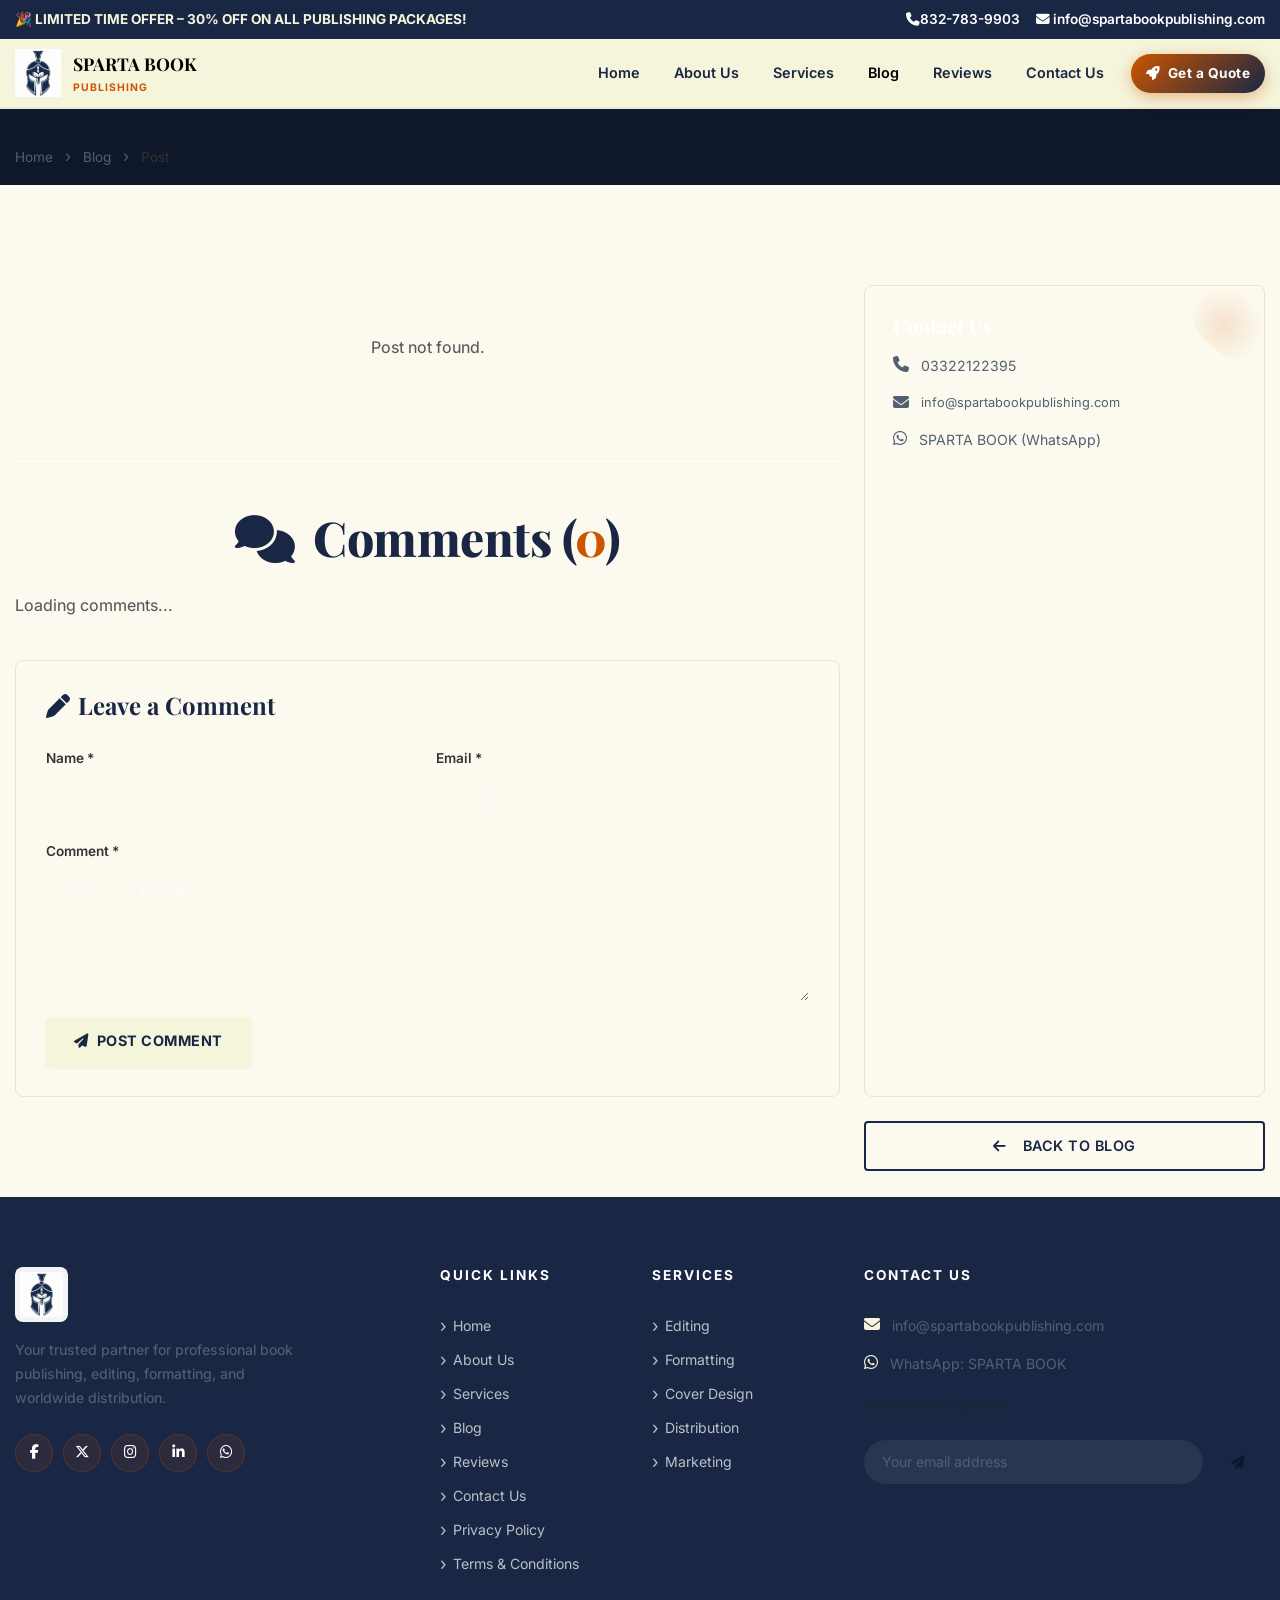
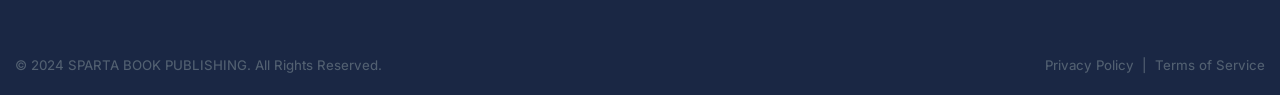
<file: blog-single.html>
<!DOCTYPE html>
<html lang="en">

<head>
    <meta charset="UTF-8" />
    <meta name="viewport" content="width=device-width, initial-scale=1.0" />
    <title>Blog Post – SPARTA BOOK PUBLISHING</title>
    <meta name="description" content="Read publishing tips and insights from SPARTA BOOK PUBLISHING experts." />
    <link href="https://cdn.jsdelivr.net/npm/bootstrap@5.3.2/dist/css/bootstrap.min.css" rel="stylesheet" />
    <link rel="stylesheet" href="https://cdnjs.cloudflare.com/ajax/libs/font-awesome/6.5.0/css/all.min.css" />
    <link
        href="https://fonts.googleapis.com/css2?family=Playfair+Display:wght@400;600;700;800&family=Inter:wght@300;400;500;600;700&display=swap"
        rel="stylesheet" />
    <link rel="stylesheet" href="css/style.css" />
    <link rel="stylesheet" href="css/responsive.css" />
</head>

<body>

    <!-- TOP BAR -->
    <div class="top-bar">
        <div class="container">
            <div class="d-flex justify-content-between align-items-center flex-wrap gap-2">
                <span class="offer-text">🎉 LIMITED TIME OFFER – 30% OFF ON ALL PUBLISHING PACKAGES!</span>
                <div class="d-flex gap-3 flex-wrap">
                    <a href="tel:+9203322122395"><i class="fas fa-phone top-bar-icons"></i>832-783-9903</a>
                    <a href="mailto:info@spartabookpublishing.com"><i class="fas fa-envelope top-bar-icons"></i>
                        info@spartabookpublishing.com</a>
                </div>
            </div>
        </div>
    </div>

    <!-- NAVBAR -->
    <nav class="main-navbar navbar navbar-expand-lg">
        <div class="container">
            <a class="navbar-logo" href="index.html">
                <img src="assets/images/logo.png" alt="SPARTA BOOK PUBLISHING Logo" />
                <div class="logo-text"><span class="brand-name">SPARTA BOOK</span><span class="brand-tagline"
                        style="color: var(--color-accent);">PUBLISHING</span></div>
            </a>
            <button class="navbar-toggler" type="button" data-bs-toggle="collapse" data-bs-target="#mainNav"
                aria-expanded="false">
                <span class="navbar-toggler-icon"></span>
            </button>
            <div class="collapse navbar-collapse" id="mainNav">
                <ul class="navbar-nav ms-auto align-items-lg-center gap-lg-1">
                    <li class="nav-item"><a class="nav-link" href="index.html">Home</a></li>
                    <li class="nav-item"><a class="nav-link" href="about.html">About Us</a></li>
                    <li class="nav-item"><a class="nav-link" href="services.html">Services</a></li>
                    <li class="nav-item"><a class="nav-link active" href="blog.html">Blog</a></li>
                    <li class="nav-item"><a class="nav-link" href="reviews.html">Reviews</a></li>
                    <li class="nav-item"><a class="nav-link" href="contact.html">Contact Us</a></li>
                    <li class="nav-item ms-lg-2"><a class="nav-link nav-cta-btn" href="contact.html"><i
                                style="color: white;" class="fas fa-rocket me-1"></i> <span style="color: white;">Get a
                                Quote</span></a></li>
                </ul>
            </div>
        </div>
    </nav>

    <!-- BREADCRUMB NAV -->
    <div style="background:var(--color-primary-dark);padding:14px 0;border-bottom:1px solid var(--color-border);">
        <div class="container">
            <div class="breadcrumb-nav">
                <a href="index.html">Home</a>
                <span class="separator">›</span>
                <a href="blog.html">Blog</a>
                <span class="separator">›</span>
                <span class="current" id="postBreadcrumbTitle">Post</span>
            </div>
        </div>
    </div>

    <!-- BLOG POST CONTENT SECTION -->
    <section class="blog-post-section">
        <div class="container">
            <div class="row gy-5">

                <!-- Main Content Column -->
                <div class="col-lg-8">

                    <!-- 
            =====================================================
            SINGLE POST CONTENT
            Loaded here by fetchSinglePost() from blog.js
            Post ID comes from URL: blog-single.html?id=123

            Comments are fetched via fetchPostComments(postId)
            AND stored in WordPress database via submitComment()
            
            📌 WordPress comment storage:
            - WP Admin > Comments > shows all submitted comments
            - Approved comments appear on this page automatically
            - You can approve/reject from WordPress dashboard
            =====================================================
          -->
                    <div id="singlePostContainer">
                        <div class="blog-loading">
                            <div class="spinner-border" role="status"></div>
                            <p class="mt-3 text-gold">Loading post...</p>
                        </div>
                    </div>

                    <!-- LINE SEPARATOR -->
                    <hr class="gold-hr my-5">

                    <!-- COMMENTS SECTION -->
                    <div id="commentsSection">

                        <h4 class="section-title mb-4">
                            <i class="fas fa-comments text-gold me-2"></i>
                            Comments (<span id="commentsCount">0</span>)
                        </h4>

                        <!-- Comments list (loaded by fetchPostComments in blog.js) -->
                        <div id="commentsContainer">
                            <p class="text-muted">Loading comments...</p>
                        </div>

                        <!-- COMMENT FORM -->
                        <!-- 
              Comments are POST-ed to WordPress REST API:
              POST /wp-json/wp/v2/comments
              Stored in WordPress database (WP Admin > Comments)
              Moderated based on WordPress Discussion settings
            -->
                        <div class="comment-form-wrap">
                            <h4 class="mb-4">
                                <i class="fas fa-pen text-gold me-2"></i>Leave a Comment
                            </h4>

                            <!-- Success message (shown after successful comment submission) -->
                            <div id="commentSuccess" style="display:none;" class="mb-3 p-3 rounded"
                                style="background:rgba(76,175,80,0.1);border:1px solid rgba(76,175,80,0.3);">
                                <i class="fas fa-check-circle me-2" style="color:#4CAF50;"></i>
                                <p class="d-inline mb-0 text-success">Your comment is submitted and awaiting moderation.
                                    Thank you!</p>
                            </div>

                            <!-- Error message -->
                            <div id="commentError" style="display:none;" class="mb-3 p-3 rounded"
                                style="background:rgba(244,67,54,0.1);border:1px solid rgba(244,67,54,0.3);">
                                <i class="fas fa-exclamation-circle me-2 text-danger"></i>
                                <p class="d-inline mb-0 text-danger">Error submitting comment. Please try again.</p>
                            </div>

                            <form id="commentForm" class="contact-form needs-validation" novalidate>
                                <div class="row g-3">
                                    <div class="col-md-6">
                                        <label class="form-label" for="commentName">Name *</label>
                                        <input type="text" class="form-control" id="commentName" placeholder="Your name"
                                            required />
                                        <div class="invalid-feedback">Please enter your name.</div>
                                    </div>
                                    <div class="col-md-6">
                                        <label class="form-label" for="commentEmail">Email *</label>
                                        <input type="email" class="form-control" id="commentEmail"
                                            placeholder="your@email.com" required />
                                        <div class="invalid-feedback">Please enter a valid email.</div>
                                    </div>
                                    <div class="col-12">
                                        <label class="form-label" for="commentContent">Comment *</label>
                                        <textarea class="form-control" id="commentContent" rows="5"
                                            placeholder="Share your thoughts..." required minlength="10"></textarea>
                                        <div class="invalid-feedback">Please enter your comment (minimum 10 characters).
                                        </div>
                                    </div>
                                    <div class="col-12">
                                        <button type="submit" class="btn-gold">
                                            <i class="fas fa-paper-plane"></i> Post Comment
                                        </button>
                                    </div>
                                </div>
                            </form>
                        </div>
                    </div>
                </div>

                <!-- SIDEBAR -->
                <div class="col-lg-4">

                    <!-- CTA Sidebar Box -->
                    <!-- <div class="service-card mb-4" style="padding:28px;">
                        <h5 class="text-gold mb-3"><i class="fas fa-rocket me-2"></i>Publish Your Book</h5>
                        <p class="text-muted" style="font-size:0.9rem;">Ready to become a published author? Get a free
                            quote today!</p>
                        <a href="contact.html" class="btn-gold w-100 justify-content-center mt-2">Get Free Quote</a>
                    </div> -->

                    <!-- Contact Box -->
                    <div class="service-card mb-4" style="padding:28px;">
                        <h5 class="text-white mb-3">Contact Us</h5>
                        <ul class="footer-contact">
                            <li><i class="fas fa-phone"></i><a href="tel:+9203322122395">03322122395</a></li>
                            <li><i class="fas fa-envelope"></i><a href="mailto:info@spartabookpublishing.com"
                                    style="font-size:0.8rem;">info@spartabookpublishing.com</a></li>
                            <li><i class="fab fa-whatsapp"></i><a href="https://wa.me/923303945079" target="_blank"
                                    rel="noopener">SPARTA BOOK (WhatsApp)</a></li>
                        </ul>
                    </div>

                    <!-- Back to Blog Button -->
                    <a href="blog.html" class="btn-outline-light-custom w-100 justify-content-center">
                        <i class="fas fa-arrow-left me-2"></i>Back to Blog
                    </a>
                </div>

            </div>
        </div>
    </section>

    <!-- FOOTER -->
    <footer class="site-footer">
        <div class="container">
            <div class="row gy-5">
                <div class="col-lg-4 col-md-6">
                    <div class="footer-brand">
                        <img src="assets/images/logo.png" alt="SPARTA BOOK PUBLISHING" class="footer-logo" />
                        <p>Your trusted partner for professional book publishing, editing, formatting, and worldwide
                            distribution.</p>
                        <div class="footer-social">
                            <a href="#" aria-label="Facebook"><i class="fab fa-facebook-f"></i></a>
                            <a href="#" aria-label="Twitter"><i class="fab fa-x-twitter"></i></a>
                            <a href="#" aria-label="Instagram"><i class="fab fa-instagram"></i></a>
                            <a href="#" aria-label="LinkedIn"><i class="fab fa-linkedin-in"></i></a>
                            <a href="https://wa.me/923303945079" target="_blank" rel="noopener" aria-label="WhatsApp"><i
                                    class="fab fa-whatsapp"></i></a>
                        </div>
                    </div>
                </div>
                <div class="col-lg-2 col-md-6 col-sm-6">
                    <h6 class="footer-heading">Quick Links</h6>
                    <ul class="footer-links">
                        <li><a href="index.html">Home</a></li>
                        <li><a href="about.html">About Us</a></li>
                        <li><a href="services.html">Services</a></li>
                        <li><a href="blog.html">Blog</a></li>
                        <li><a href="reviews.html">Reviews</a></li>
                        <li class="footer-link-item"><a href="contact.html">Contact Us</a></li>
                        <li class="footer-link-item"><a href="privacy-policy.html">Privacy Policy</a></li>
                        <li class="footer-link-item"><a href="terms-conditions.html">Terms & Conditions</a></li>
                    </ul>
                </div>
                <div class="col-lg-2 col-md-6 col-sm-6">
                    <h6 class="footer-heading">Services</h6>
                    <ul class="footer-links">
                        <li><a href="services.html#editing">Editing</a></li>
                        <li><a href="services.html#formatting">Formatting</a></li>
                        <li><a href="services.html#cover">Cover Design</a></li>
                        <li><a href="services.html#distribution">Distribution</a></li>
                        <li><a href="services.html#marketing">Marketing</a></li>
                    </ul>
                </div>
                <div class="col-lg-4 col-md-6">
                    <h6 class="footer-heading">Contact Us</h6>
                    <ul class="footer-contact">
                        <!-- <li><i class="fas fa-phone"></i><a href="tel:+9203322122395">03322122395</a></li> -->
                        <li><i class="fas fa-envelope"></i><a
                                href="mailto:info@spartabookpublishing.com">info@spartabookpublishing.com</a></li>
                        <li><i class="fab fa-whatsapp"></i><a href="https://wa.me/923322122395" target="_blank"
                                rel="noopener">WhatsApp: SPARTA BOOK</a></li>
                    </ul>
                    <div class="footer-newsletter mt-3">
                        <p class="text-muted" style="font-size:0.85rem;">Subscribe for updates:</p>
                        <form class="newsletter-form" id="newsletterForm"><input type="email"
                                placeholder="Your email address" required /><button type="submit"><i
                                    class="fas fa-paper-plane"></i></button></form>
                    </div>
                </div>
            </div>
            <div class="footer-bottom">
                <div class="d-flex justify-content-between align-items-center flex-wrap gap-2">
                    <p>© 2024 <a href="index.html">SPARTA BOOK PUBLISHING</a>. All Rights Reserved.</p>
                    <p><a href="#">Privacy Policy</a> &nbsp;|&nbsp; <a href="#">Terms of Service</a></p>
                </div>
            </div>
        </div>
    </footer>

    <!-- WhatsApp Floating -->
    <!-- <a href="https://wa.me/923322122395" class="whatsapp-float bg-success shadow-lg" target="_blank"
        aria-label="WhatsApp">
        <i class="fab fa-whatsapp text-white"></i>
    </a> -->
    <button class="scroll-to-top" aria-label="Scroll to top"><i style="color: wheat;"
            class="fas fa-chevron-up"></i></button>

    <script src="https://cdn.jsdelivr.net/npm/bootstrap@5.3.2/dist/js/bootstrap.bundle.min.js"></script>
    <script src="js/config.js"></script>
    <script src="js/blog.js"></script>
    <script src="js/main.js"></script>
    <script>
        // On page load: fetch single post by URL param ?id=XXX, 
        // then fetch its comments and initialize comment form
        document.addEventListener('DOMContentLoaded', function () {
            fetchSinglePost();         // from blog.js - fetches post content
            initCommentForm();          // from blog.js - handles comment submission
        });
    </script>
</body>

</html>
</file>
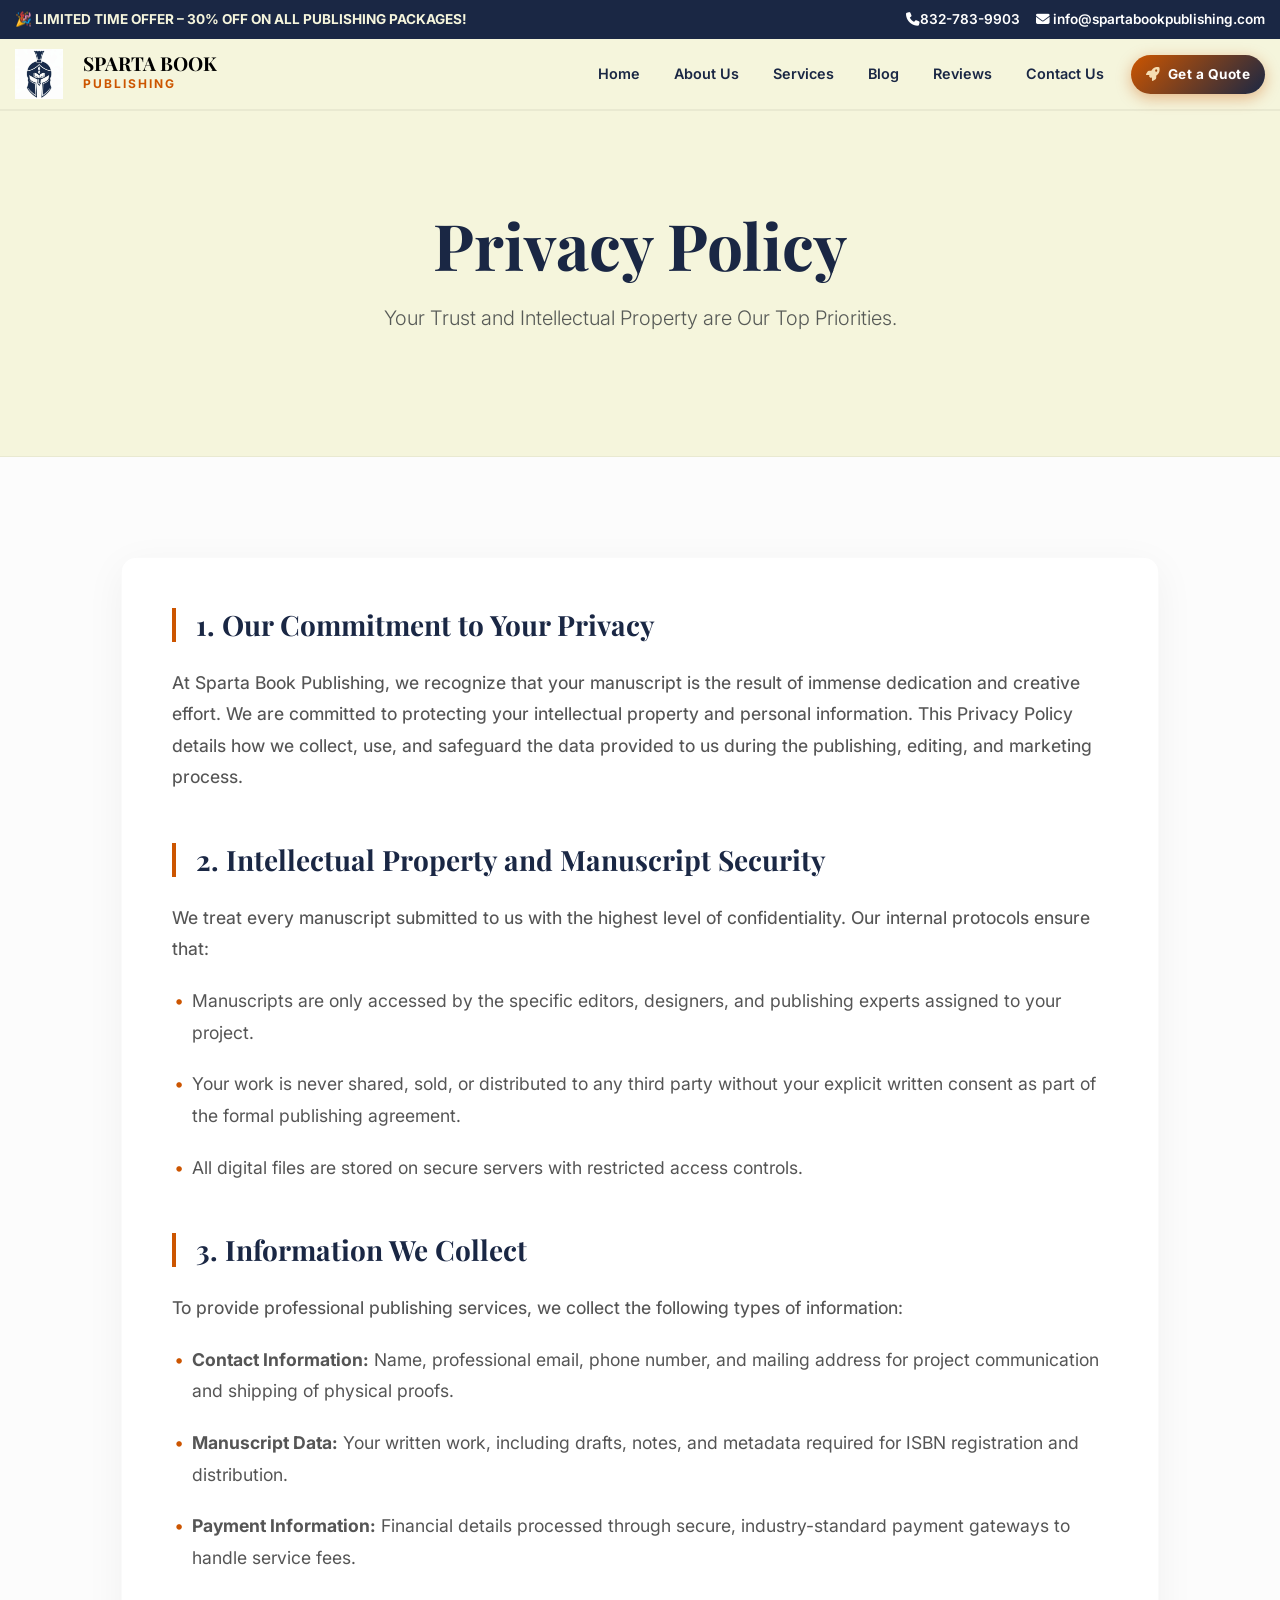
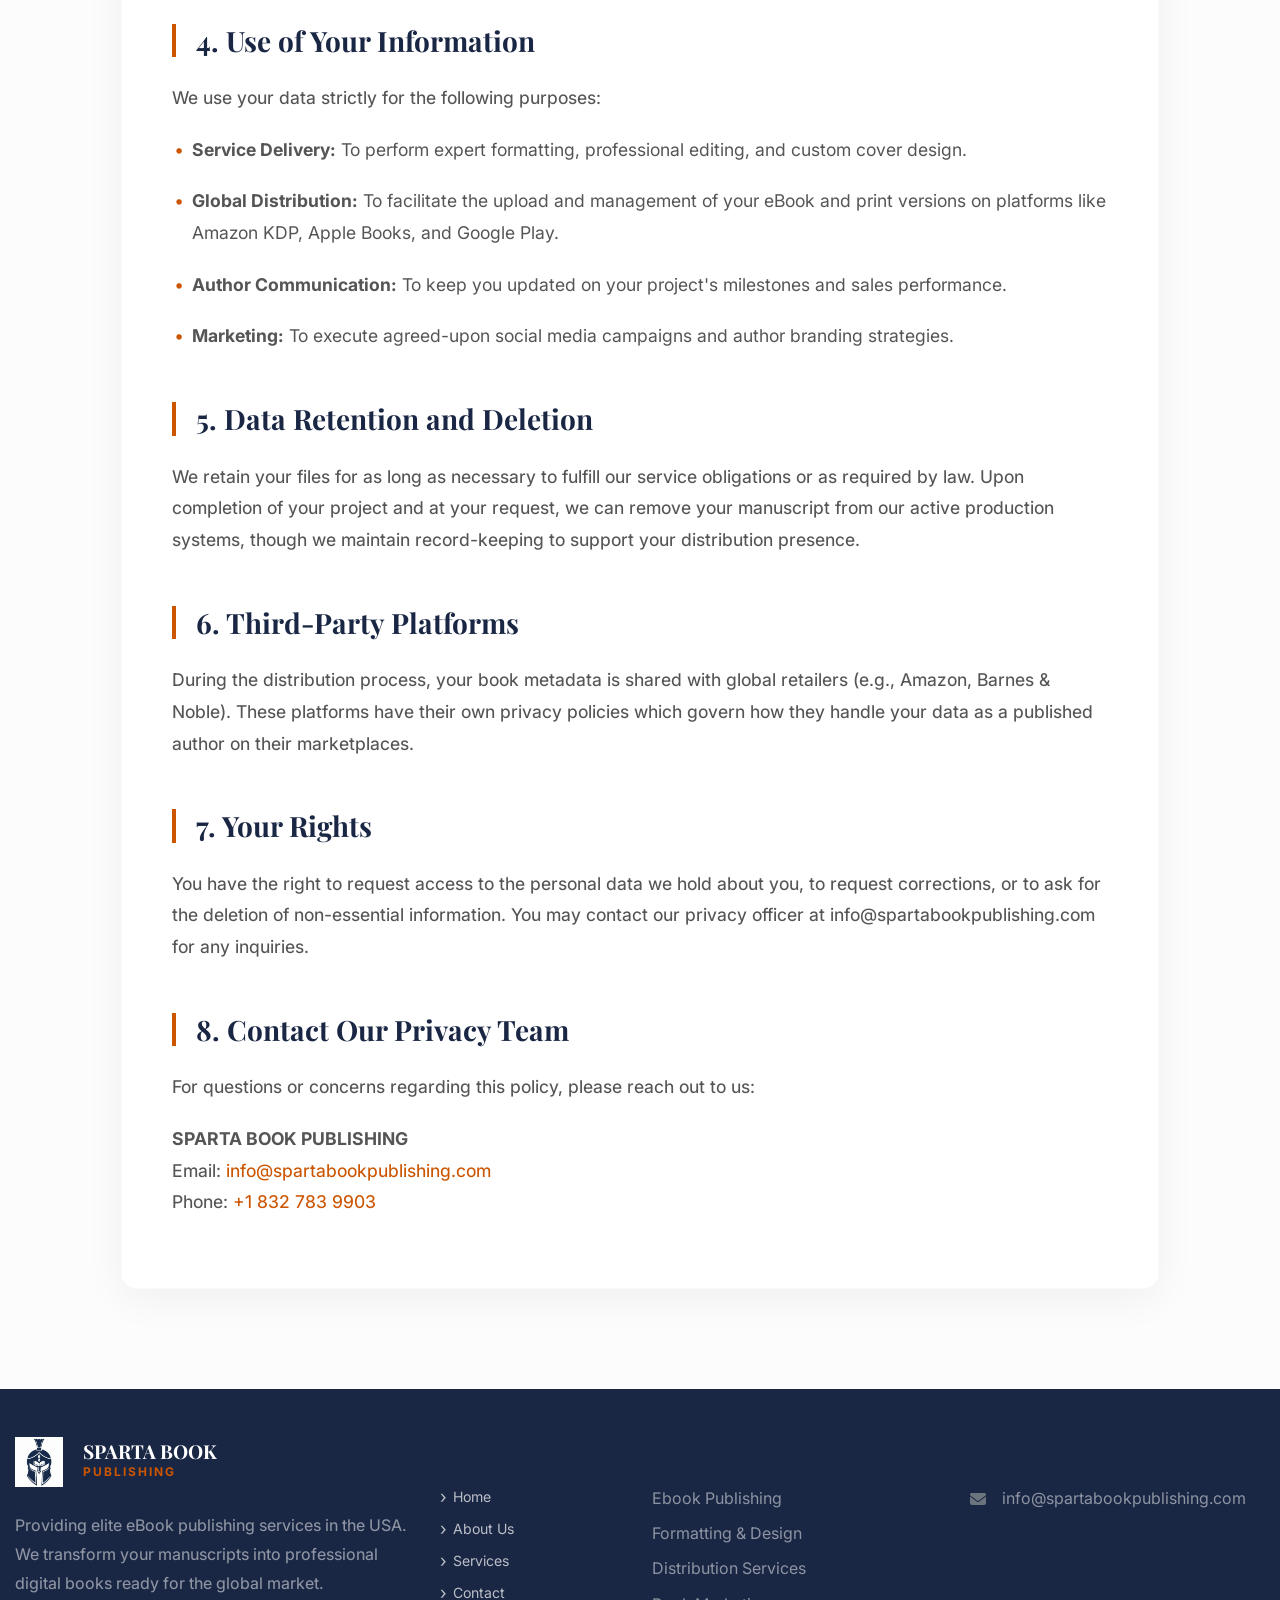
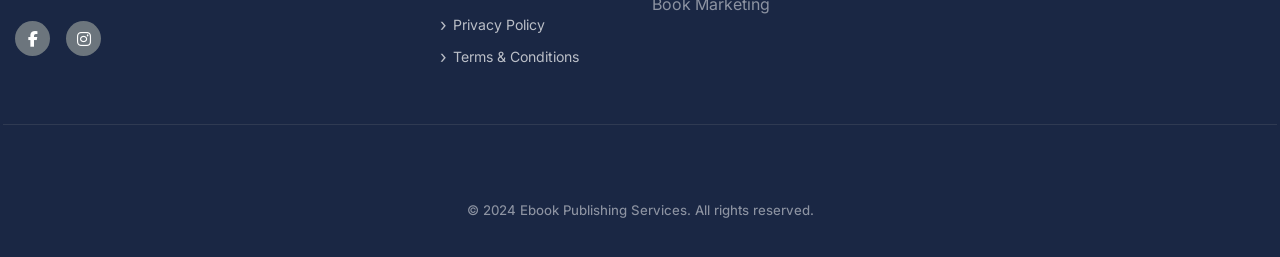
<file: privacy-policy.html>
<!DOCTYPE html>
<html lang="en">

<head>
    <meta charset="UTF-8" />
    <meta name="viewport" content="width=device-width, initial-scale=1.0" />
    <title>Privacy Policy – SPARTA BOOK PUBLISHING</title>
    <meta name="description"
        content="Professional Privacy Policy for SPARTA BOOK PUBLISHING – Protecting your literary work and personal data." />
    <link href="https://cdn.jsdelivr.net/npm/bootstrap@5.3.2/dist/css/bootstrap.min.css" rel="stylesheet" />
    <link rel="stylesheet" href="https://cdnjs.cloudflare.com/ajax/libs/font-awesome/6.5.0/css/all.min.css" />
    <link
        href="https://fonts.googleapis.com/css2?family=Playfair+Display:wght@400;600;700;800&family=Inter:wght@300;400;500;600;700&display=swap"
        rel="stylesheet" />
    <link rel="stylesheet" href="css/style.css" />
    <link rel="stylesheet" href="css/responsive.css" />
</head>

<body>

    <!-- TOP BAR -->
    <div class="top-bar">
        <div class="container">
            <div class="d-flex justify-content-between align-items-center flex-wrap gap-2">
                <span class="offer-text">🎉 LIMITED TIME OFFER – 30% OFF ON ALL PUBLISHING PACKAGES!</span>
                <div class="d-flex gap-3 flex-wrap">
                    <a href="tel:+18327839903"><i class="fas fa-phone top-bar-icons"></i>832-783-9903</a>
                    <a href="mailto:info@spartabookpublishing.com"><i class="fas fa-envelope top-bar-icons"></i>
                        info@spartabookpublishing.com</a>
                </div>
            </div>
        </div>
    </div>

    <!-- NAVBAR -->
    <nav class="main-navbar navbar navbar-expand-lg">
        <div class="container">
            <!-- Logo + Brand Name -->
            <a class="navbar-logo d-flex align-items-center text-decoration-none" href="index.html">
                <img src="assets/images/logo.png" alt="Logo" style="height: 50px;">
                <div class="logo-text ms-2">
                    <span class="brand-name d-block fw-bold text-black"
                        style="font-size: 1.2rem; line-height: 1.1;">SPARTA BOOK</span>
                    <span class="brand-tagline d-block fw-bold"
                        style="color: var(--color-accent); font-size: 0.75rem; letter-spacing: 2px;">PUBLISHING</span>
                </div>
            </a>
            <button class="navbar-toggler" type="button" data-bs-toggle="collapse" data-bs-target="#mainNav"
                aria-expanded="false">
                <span class="navbar-toggler-icon"></span>
            </button>
            <div class="collapse navbar-collapse" id="mainNav">
                <ul class="navbar-nav ms-auto align-items-lg-center gap-lg-1">
                    <li class="nav-item"><a class="nav-link" href="index.html">Home</a></li>
                    <li class="nav-item"><a class="nav-link" href="about.html">About Us</a></li>
                    <li class="nav-item"><a class="nav-link" href="services.html">Services</a></li>
                    <li class="nav-item"><a class="nav-link" href="blog.html">Blog</a></li>
                    <li class="nav-item"><a class="nav-link" href="reviews.html">Reviews</a></li>
                    <li class="nav-item"><a class="nav-link" href="contact.html">Contact Us</a></li>
                    <li class="nav-item ms-lg-2"><a class="nav-link nav-cta-btn" href="contact.html"> <i
                                class="fas fa-rocket me-1" style="color: wheat"></i>
                            <span style="color: white">Get a Quote</span></a>
                </ul>
            </div>
        </div>
    </nav>

    <style>
        .premium-privacy-section {
            padding: 100px 0;
            background-color: #fcfcfc;
        }

        .policy-card {
            background: #fff;
            border-radius: 15px;
            padding: 50px;
            box-shadow: 0 10px 40px rgba(0, 0, 0, 0.05);
            border: 1px solid rgba(0, 0, 0, 0.02);
        }

        .policy-card h2 {
            font-family: 'Playfair Display', serif;
            color: var(--color-primary);
            font-weight: 700;
            margin-bottom: 25px;
            border-left: 4px solid var(--color-accent);
            padding-left: 20px;
            font-size: 1.75rem;
        }

        .policy-card p,
        .policy-card li {
            font-family: 'Inter', sans-serif;
            color: #555;
            line-height: 1.8;
            margin-bottom: 20px;
            font-size: 1.1rem;
        }

        .policy-card h2:not(:first-child) {
            margin-top: 50px;
        }

        .policy-card ul {
            padding-left: 20px;
            list-style-type: none;
        }

        .policy-card ul li::before {
            content: "•";
            color: var(--color-accent);
            font-weight: bold;
            display: inline-block;
            width: 1em;
            margin-left: -1em;
        }
    </style>

    <!-- HERO SECTION -->
    <section class="hero-section text-center py-5"
        style="background-color: var(--color-bg-light); border-bottom: 1px solid rgba(0,0,0,0.05); color: var(--color-primary);">
        <div class="container py-5">
            <h1 class="display-3 fw-bold font-playfair mb-3">Privacy <span class="text-gold">Policy</span></h1>
            <p class="lead text-muted">Your Trust and Intellectual Property are Our Top Priorities.</p>
        </div>
    </section>

    <!-- CONTENT SECTION -->
    <section class="premium-privacy-section">
        <div class="container">
            <div class="row justify-content-center">
                <div class="col-lg-10">
                    <div class="policy-card">
                        <h2>1. Our Commitment to Your Privacy</h2>
                        <p>At Sparta Book Publishing, we recognize that your manuscript is the result of immense
                            dedication and creative effort. We are committed to protecting your intellectual property
                            and personal information. This Privacy Policy details how we collect, use, and safeguard the
                            data provided to us during the publishing, editing, and marketing process.</p>

                        <h2>2. Intellectual Property and Manuscript Security</h2>
                        <p>We treat every manuscript submitted to us with the highest level of confidentiality. Our
                            internal protocols ensure that:</p>
                        <ul>
                            <li>Manuscripts are only accessed by the specific editors, designers, and publishing experts
                                assigned to your project.</li>
                            <li>Your work is never shared, sold, or distributed to any third party without your explicit
                                written consent as part of the formal publishing agreement.</li>
                            <li>All digital files are stored on secure servers with restricted access controls.</li>
                        </ul>

                        <h2>3. Information We Collect</h2>
                        <p>To provide professional publishing services, we collect the following types of information:
                        </p>
                        <ul>
                            <li><strong>Contact Information:</strong> Name, professional email, phone number, and
                                mailing address for project communication and shipping of physical proofs.</li>
                            <li><strong>Manuscript Data:</strong> Your written work, including drafts, notes, and
                                metadata required for ISBN registration and distribution.</li>
                            <li><strong>Payment Information:</strong> Financial details processed through secure,
                                industry-standard payment gateways to handle service fees.</li>
                        </ul>

                        <h2>4. Use of Your Information</h2>
                        <p>We use your data strictly for the following purposes:</p>
                        <ul>
                            <li><strong>Service Delivery:</strong> To perform expert formatting, professional editing,
                                and custom cover design.</li>
                            <li><strong>Global Distribution:</strong> To facilitate the upload and management of your
                                eBook and print versions on platforms like Amazon KDP, Apple Books, and Google Play.
                            </li>
                            <li><strong>Author Communication:</strong> To keep you updated on your project's milestones
                                and sales performance.</li>
                            <li><strong>Marketing:</strong> To execute agreed-upon social media campaigns and author
                                branding strategies.</li>
                        </ul>

                        <h2>5. Data Retention and Deletion</h2>
                        <p>We retain your files for as long as necessary to fulfill our service obligations or as
                            required by law. Upon completion of your project and at your request, we can remove your
                            manuscript from our active production systems, though we maintain record-keeping to support
                            your distribution presence.</p>

                        <h2>6. Third-Party Platforms</h2>
                        <p>During the distribution process, your book metadata is shared with global retailers (e.g.,
                            Amazon, Barnes & Noble). These platforms have their own privacy policies which govern how
                            they handle your data as a published author on their marketplaces.</p>

                        <h2>7. Your Rights</h2>
                        <p>You have the right to request access to the personal data we hold about you, to request
                            corrections, or to ask for the deletion of non-essential information. You may contact our
                            privacy officer at info@spartabookpublishing.com for any inquiries.</p>

                        <h2>8. Contact Our Privacy Team</h2>
                        <p>For questions or concerns regarding this policy, please reach out to us:</p>
                        <p><strong>SPARTA BOOK PUBLISHING</strong><br>
                            Email: <a href="mailto:info@spartabookpublishing.com"
                                style="color: var(--color-accent); text-decoration: none;">info@spartabookpublishing.com</a><br>
                            Phone: <a href="tel:+18327839903"
                                style="color: var(--color-accent); text-decoration: none;">+1 832 783 9903</a></p>
                    </div>
                </div>
            </div>
        </div>
    </section>

    <!-- FOOTER -->
    <footer class="site-footer pt-5 pb-3 bg-navy text-white">
        <div class="container">
            <div class="row gy-5 border-bottom border-secondary border-opacity-25 pb-5">
                <div class="col-lg-4">
                    <a class="navbar-logo d-flex align-items-center text-decoration-none mb-4" href="index.html">
                        <img src="assets/images/logo.png" alt="Logo" style="height: 50px; ">
                        <div class="logo-text ms-2">
                            <span class="brand-name d-block fw-bold text-white"
                                style="font-size: 1.2rem; line-height: 1.1; color:wheat">SPARTA BOOK</span>
                            <span class="brand-tagline d-block fw-bold"
                                style="color: var(--color-accent); font-size: 0.75rem; letter-spacing: 2px;">PUBLISHING</span>
                        </div>
                    </a>
                    <p class="text-white-50">Providing elite eBook publishing services in the USA. We transform your
                        manuscripts
                        into professional digital books ready for the global market.</p>
                    <div class="social-links d-flex gap-3 mt-4">
                        <a href="https://web.facebook.com/profile.php?id=61584292354192" target="_blank"
                            class="text-white bg-secondary p-2 rounded-circle d-flex align-items-center justify-content-center"
                            style="width: 35px; height: 35px;"><i class="fab fa-facebook-f"></i></a>
                        <a href="https://www.instagram.com/spartabookpublishing/" target="_blank"
                            class="text-white bg-secondary p-2 rounded-circle d-flex align-items-center justify-content-center"
                            style="width: 35px; height: 35px;"><i class="fab fa-instagram"></i></a>
                    </div>
                </div>
                <div class="col-lg-2 col-md-4">
                    <h5 class="fw-bold mb-4">Quick Links</h5>
                    <ul class="list-unstyled footer-links">
                        <li class="mb-2"><a href="index.html"
                                class="text-white-50 text-decoration-none hover-secondary">Home</a>
                        </li>
                        <li class="mb-2"><a href="about.html"
                                class="text-white-50 text-decoration-none hover-secondary">About
                                Us</a></li>
                        <li class="mb-2"><a href="services.html"
                                class="text-white-50 text-decoration-none hover-secondary">Services</a></li>
                        <li class="mb-2"><a href="contact.html"
                                class="text-white-50 text-decoration-none hover-secondary">Contact</a></li>
                        <li class="mb-2"><a href="privacy-policy.html"
                                class="text-white-50 text-decoration-none hover-secondary">Privacy Policy</a></li>
                        <li class="mb-2"><a href="terms-conditions.html"
                                class="text-white-50 text-decoration-none hover-secondary">Terms & Conditions</a></li>
                    </ul>
                </div>
                <div class="col-lg-3 col-md-4">
                    <h5 class="fw-bold mb-4">Our Services</h5>
                    <ul class="list-unstyled footer-links">
                        <li class="mb-2 text-white-50">Ebook Publishing</li>
                        <li class="mb-2 text-white-50">Formatting & Design</li>
                        <li class="mb-2 text-white-50">Distribution Services</li>
                        <li class="mb-2 text-white-50">Book Marketing</li>
                    </ul>
                </div>
                <div class="col-lg-3 col-md-4">
                    <h5 class="fw-bold mb-4">Contact Info</h5>
                    <ul class="list-unstyled">
                        <li class="mb-3 d-flex gap-3 align-items-center">
                            <i class="fas fa-envelope text-secondary"></i>
                            <a href="mailto:info@spartabookpublishing.com"
                                class="text-white-50 text-decoration-none">info@spartabookpublishing.com</a>
                        </li>
                    </ul>
                </div>
            </div>
            <div class="footer-bottom pt-4 text-center">
                <p class="text-white-50 small mb-0">© 2024 Ebook Publishing Services. All rights reserved.</p>
            </div>
        </div>
    </footer>

    <button class="scroll-to-top" aria-label="Scroll to top"><i style="color: wheat;"
            class="fas fa-chevron-up"></i></button>

    <script src="https://cdn.jsdelivr.net/npm/bootstrap@5.3.2/dist/js/bootstrap.bundle.min.js"></script>
    <script src="js/main.js"></script>
</body>

</html>
</file>
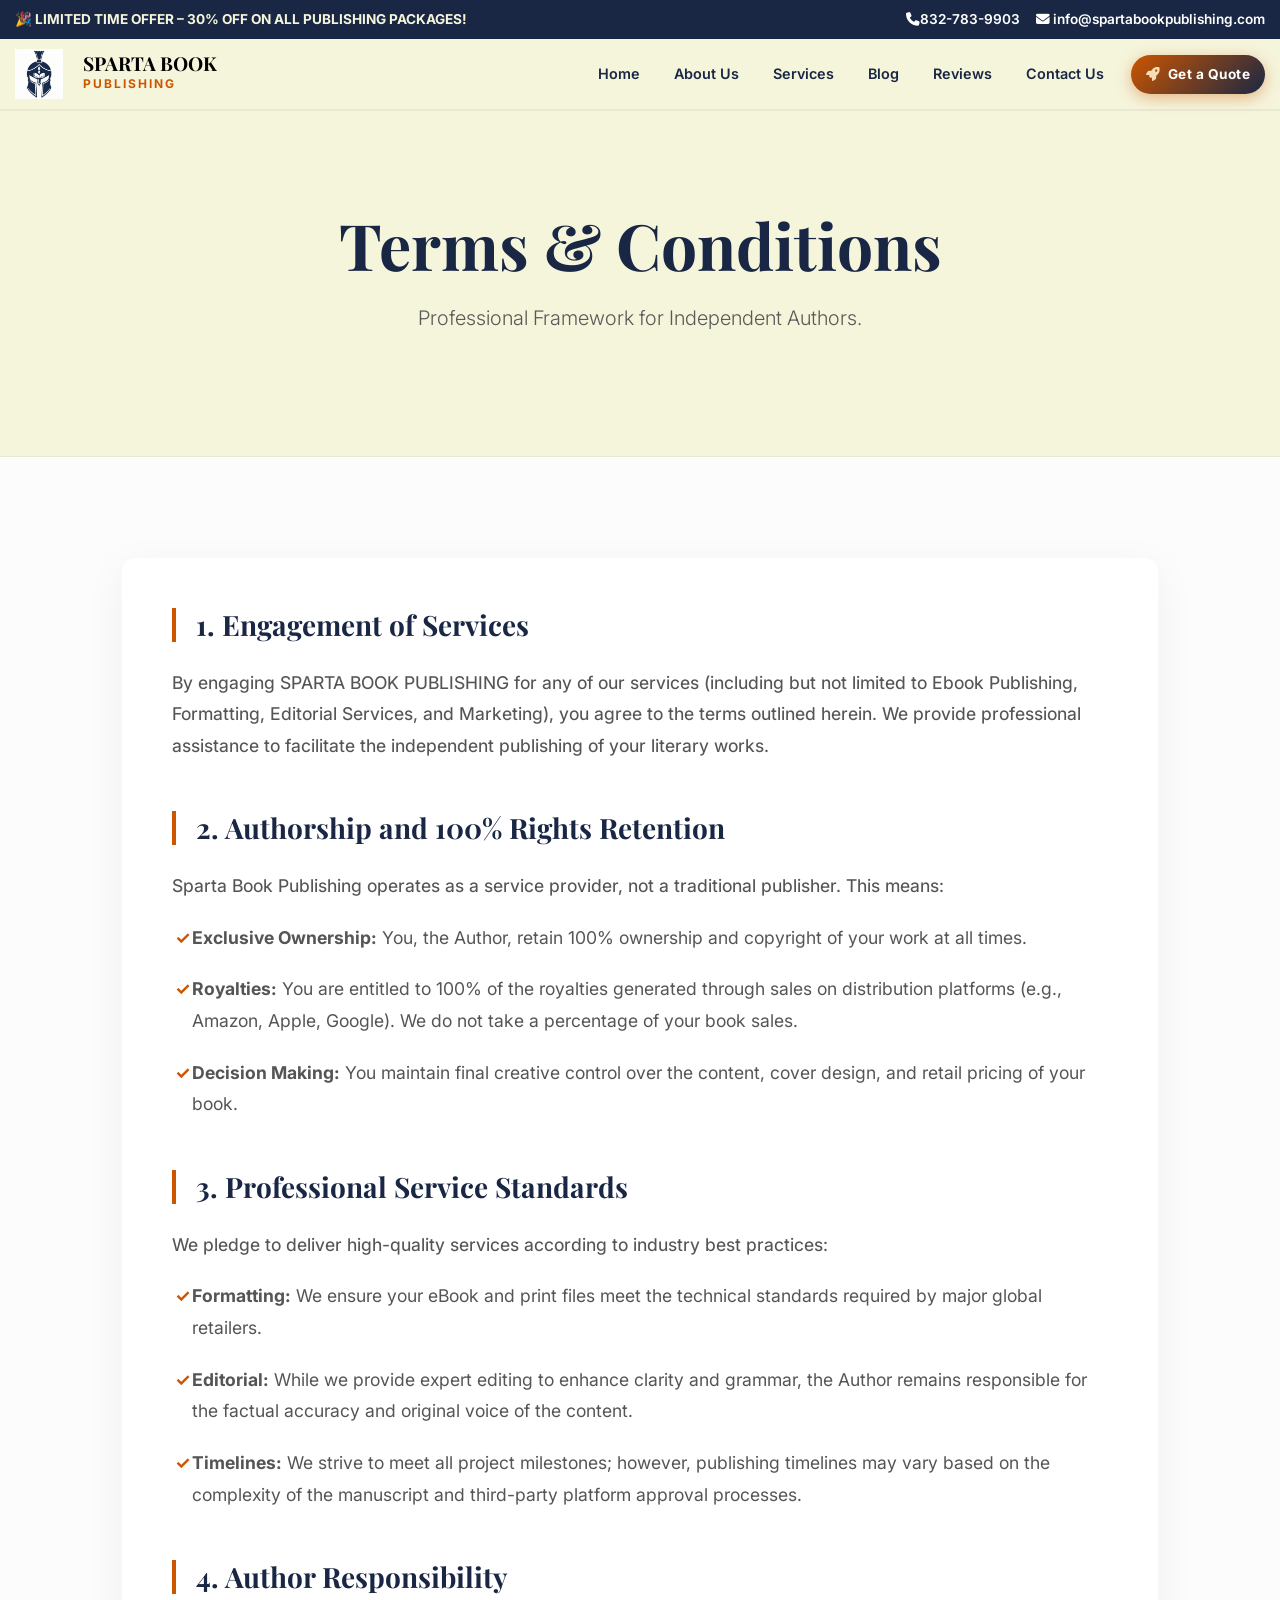
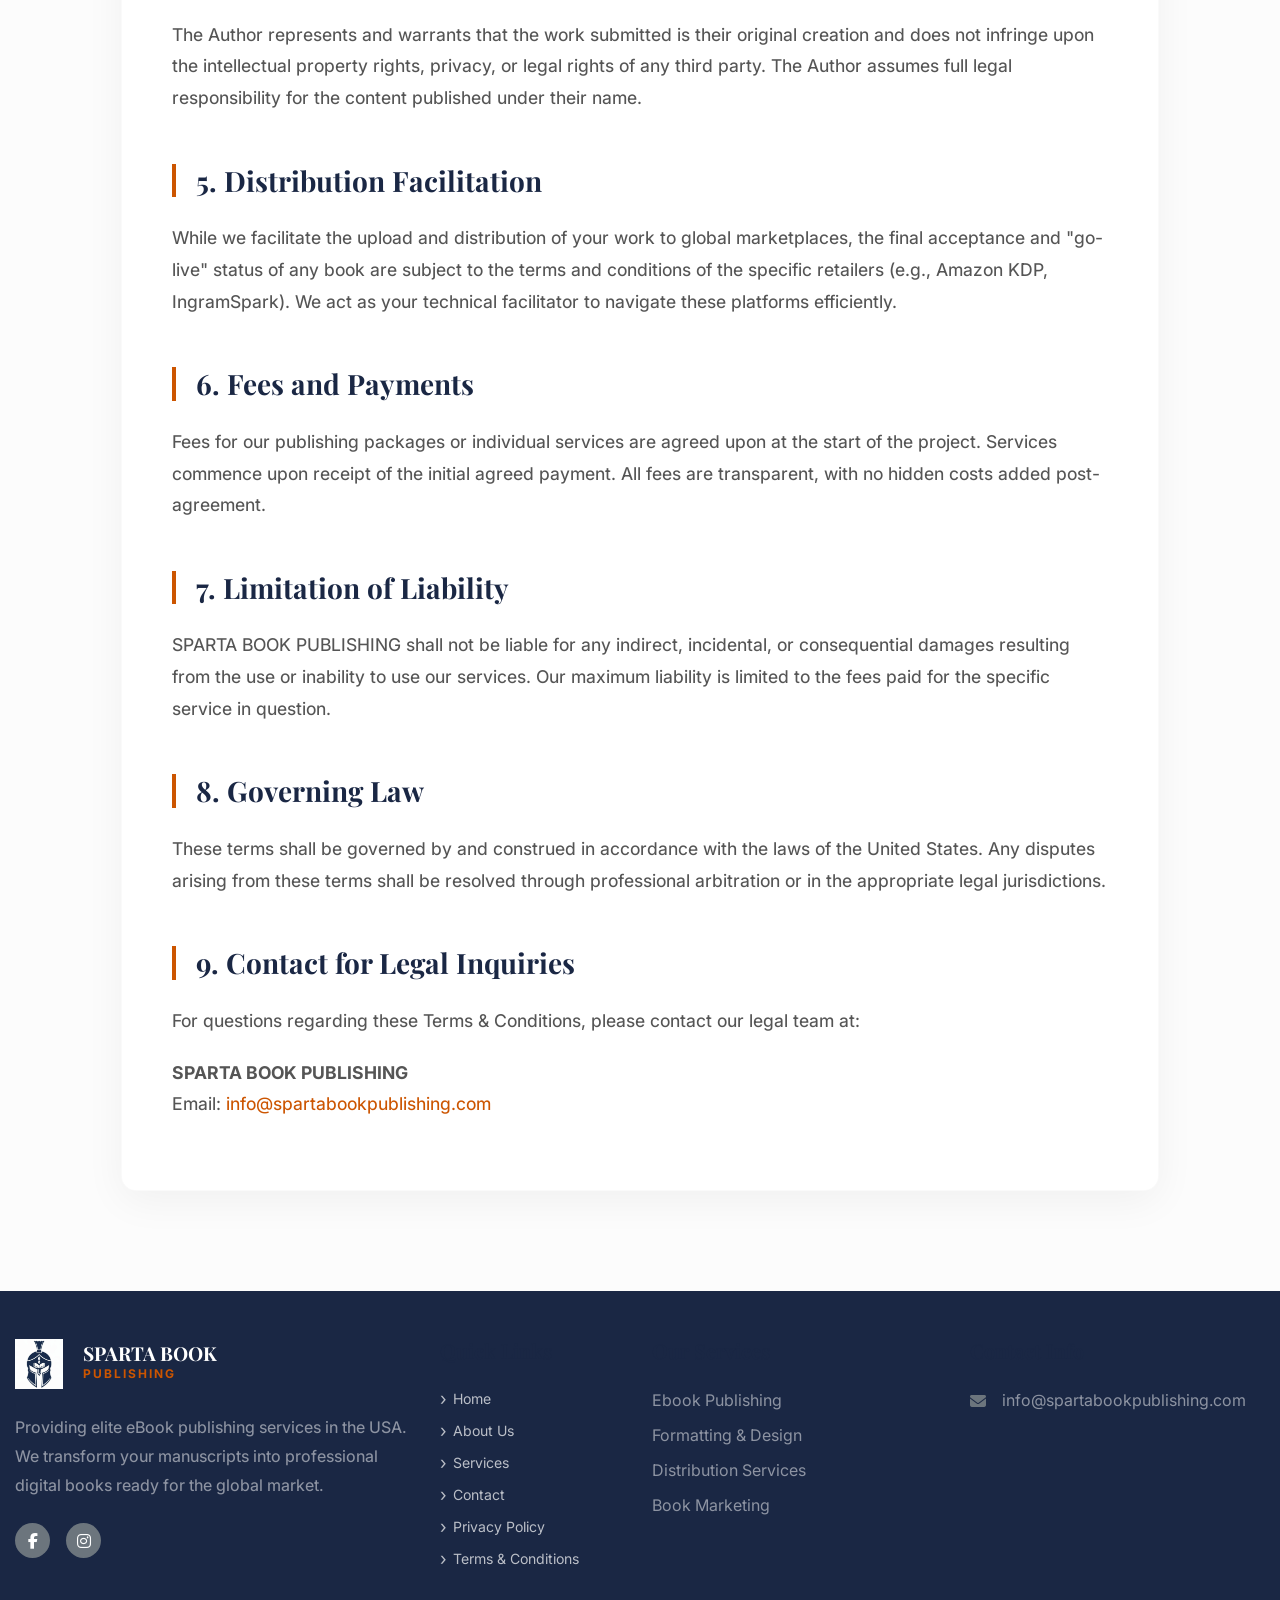
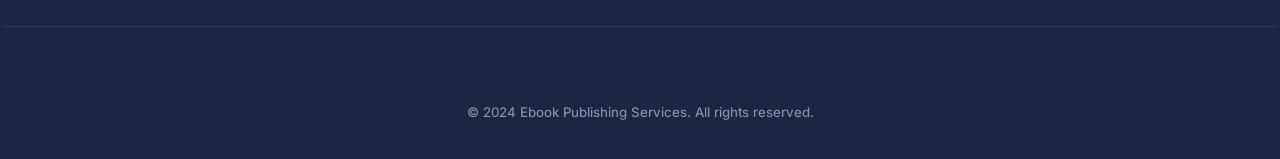
<file: terms-conditions.html>
<!DOCTYPE html>
<html lang="en">

<head>
    <meta charset="UTF-8" />
    <meta name="viewport" content="width=device-width, initial-scale=1.0" />
    <title>Terms and Conditions – SPARTA BOOK PUBLISHING</title>
    <meta name="description"
        content="Professional Terms and Conditions for SPARTA BOOK PUBLISHING – Clear rules for professional authors." />
    <link href="https://cdn.jsdelivr.net/npm/bootstrap@5.3.2/dist/css/bootstrap.min.css" rel="stylesheet" />
    <link rel="stylesheet" href="https://cdnjs.cloudflare.com/ajax/libs/font-awesome/6.5.0/css/all.min.css" />
    <link
        href="https://fonts.googleapis.com/css2?family=Playfair+Display:wght@400;600;700;800&family=Inter:wght@300;400;500;600;700&display=swap"
        rel="stylesheet" />
    <link rel="stylesheet" href="css/style.css" />
    <link rel="stylesheet" href="css/responsive.css" />
</head>

<body>

    <!-- TOP BAR -->
    <div class="top-bar">
        <div class="container">
            <div class="d-flex justify-content-between align-items-center flex-wrap gap-2">
                <span class="offer-text">🎉 LIMITED TIME OFFER – 30% OFF ON ALL PUBLISHING PACKAGES!</span>
                <div class="d-flex gap-3 flex-wrap">
                    <a href="tel:+18327839903"><i class="fas fa-phone top-bar-icons"></i>832-783-9903</a>
                    <a href="mailto:info@spartabookpublishing.com"><i class="fas fa-envelope top-bar-icons"></i>
                        info@spartabookpublishing.com</a>
                </div>
            </div>
        </div>
    </div>

    <!-- NAVBAR -->
    <nav class="main-navbar navbar navbar-expand-lg">
        <div class="container">
            <!-- Logo + Brand Name -->
            <a class="navbar-logo d-flex align-items-center text-decoration-none" href="index.html">
                <img src="assets/images/logo.png" alt="Logo" style="height: 50px;">
                <div class="logo-text ms-2">
                    <span class="brand-name d-block fw-bold text-black"
                        style="font-size: 1.2rem; line-height: 1.1;">SPARTA BOOK</span>
                    <span class="brand-tagline d-block fw-bold"
                        style="color: var(--color-accent); font-size: 0.75rem; letter-spacing: 2px;">PUBLISHING</span>
                </div>
            </a>
            <button class="navbar-toggler" type="button" data-bs-toggle="collapse" data-bs-target="#mainNav"
                aria-expanded="false">
                <span class="navbar-toggler-icon"></span>
            </button>
            <div class="collapse navbar-collapse" id="mainNav">
                <ul class="navbar-nav ms-auto align-items-lg-center gap-lg-1">
                    <li class="nav-item"><a class="nav-link" href="index.html">Home</a></li>
                    <li class="nav-item"><a class="nav-link" href="about.html">About Us</a></li>
                    <li class="nav-item"><a class="nav-link" href="services.html">Services</a></li>
                    <li class="nav-item"><a class="nav-link" href="blog.html">Blog</a></li>
                    <li class="nav-item"><a class="nav-link" href="reviews.html">Reviews</a></li>
                    <li class="nav-item"><a class="nav-link" href="contact.html">Contact Us</a></li>
                    <li class="nav-item ms-lg-2"><a class="nav-link nav-cta-btn" href="contact.html"> <i
                                class="fas fa-rocket me-1" style="color: wheat"></i>
                            <span style="color: white">Get a Quote</span></a>
                </ul>
            </div>
        </div>
    </nav>

    <style>
        .premium-terms-section {
            padding: 100px 0;
            background-color: #fcfcfc;
        }

        .terms-card {
            background: #fff;
            border-radius: 15px;
            padding: 50px;
            box-shadow: 0 10px 40px rgba(0, 0, 0, 0.05);
            border: 1px solid rgba(0, 0, 0, 0.02);
        }

        .terms-card h2 {
            font-family: 'Playfair Display', serif;
            color: var(--color-primary);
            font-weight: 700;
            margin-bottom: 25px;
            border-left: 4px solid var(--color-accent);
            padding-left: 20px;
            font-size: 1.75rem;
        }

        .terms-card p,
        .terms-card li {
            font-family: 'Inter', sans-serif;
            color: #555;
            line-height: 1.8;
            margin-bottom: 20px;
            font-size: 1.1rem;
        }

        .terms-card h2:not(:first-child) {
            margin-top: 50px;
        }

        .terms-card ul {
            padding-left: 20px;
            list-style-type: none;
        }

        .terms-card ul li::before {
            content: "✓";
            color: var(--color-accent);
            font-weight: bold;
            display: inline-block;
            width: 1em;
            margin-left: -1em;
        }
    </style>

    <!-- HERO SECTION -->
    <section class="hero-section text-center py-5"
        style="background-color: var(--color-bg-light); border-bottom: 1px solid rgba(0,0,0,0.05); color: var(--color-primary);">
        <div class="container py-5">
            <h1 class="display-3 fw-bold font-playfair mb-3">Terms & <span class="text-gold">Conditions</span></h1>
            <p class="lead text-muted">Professional Framework for Independent Authors.</p>
        </div>
    </section>

    <!-- CONTENT SECTION -->
    <section class="premium-terms-section">
        <div class="container">
            <div class="row justify-content-center">
                <div class="col-lg-10">
                    <div class="terms-card">
                        <h2>1. Engagement of Services</h2>
                        <p>By engaging SPARTA BOOK PUBLISHING for any of our services (including but not limited to
                            Ebook Publishing, Formatting, Editorial Services, and Marketing), you agree to the terms
                            outlined herein. We provide professional assistance to facilitate the independent publishing
                            of your literary works.</p>

                        <h2>2. Authorship and 100% Rights Retention</h2>
                        <p>Sparta Book Publishing operates as a service provider, not a traditional publisher. This
                            means:</p>
                        <ul>
                            <li><strong>Exclusive Ownership:</strong> You, the Author, retain 100% ownership and
                                copyright of your work at all times.</li>
                            <li><strong>Royalties:</strong> You are entitled to 100% of the royalties generated through
                                sales on distribution platforms (e.g., Amazon, Apple, Google). We do not take a
                                percentage of your book sales.</li>
                            <li><strong>Decision Making:</strong> You maintain final creative control over the content,
                                cover design, and retail pricing of your book.</li>
                        </ul>

                        <h2>3. Professional Service Standards</h2>
                        <p>We pledge to deliver high-quality services according to industry best practices:</p>
                        <ul>
                            <li><strong>Formatting:</strong> We ensure your eBook and print files meet the technical
                                standards required by major global retailers.</li>
                            <li><strong>Editorial:</strong> While we provide expert editing to enhance clarity and
                                grammar, the Author remains responsible for the factual accuracy and original voice of
                                the content.</li>
                            <li><strong>Timelines:</strong> We strive to meet all project milestones; however,
                                publishing timelines may vary based on the complexity of the manuscript and third-party
                                platform approval processes.</li>
                        </ul>

                        <h2>4. Author Responsibility</h2>
                        <p>The Author represents and warrants that the work submitted is their original creation and
                            does not infringe upon the intellectual property rights, privacy, or legal rights of any
                            third party. The Author assumes full legal responsibility for the content published under
                            their name.</p>

                        <h2>5. Distribution Facilitation</h2>
                        <p>While we facilitate the upload and distribution of your work to global marketplaces, the
                            final acceptance and "go-live" status of any book are subject to the terms and conditions of
                            the specific retailers (e.g., Amazon KDP, IngramSpark). We act as your technical facilitator
                            to navigate these platforms efficiently.</p>

                        <h2>6. Fees and Payments</h2>
                        <p>Fees for our publishing packages or individual services are agreed upon at the start of the
                            project. Services commence upon receipt of the initial agreed payment. All fees are
                            transparent, with no hidden costs added post-agreement.</p>

                        <h2>7. Limitation of Liability</h2>
                        <p>SPARTA BOOK PUBLISHING shall not be liable for any indirect, incidental, or consequential
                            damages resulting from the use or inability to use our services. Our maximum liability is
                            limited to the fees paid for the specific service in question.</p>

                        <h2>8. Governing Law</h2>
                        <p>These terms shall be governed by and construed in accordance with the laws of the United
                            States. Any disputes arising from these terms shall be resolved through professional
                            arbitration or in the appropriate legal jurisdictions.</p>

                        <h2>9. Contact for Legal Inquiries</h2>
                        <p>For questions regarding these Terms & Conditions, please contact our legal team at:</p>
                        <p><strong>SPARTA BOOK PUBLISHING</strong><br>
                            Email: <a href="mailto:info@spartabookpublishing.com"
                                style="color: var(--color-accent); text-decoration: none;">info@spartabookpublishing.com</a>
                        </p>
                    </div>
                </div>
            </div>
        </div>
    </section>

    <!-- FOOTER -->
    <footer class="site-footer pt-5 pb-3 bg-navy text-white">
        <div class="container">
            <div class="row gy-5 border-bottom border-secondary border-opacity-25 pb-5">
                <div class="col-lg-4">
                    <a class="navbar-logo d-flex align-items-center text-decoration-none mb-4" href="index.html">
                        <img src="assets/images/logo.png" alt="Logo" style="height: 50px; ">
                        <div class="logo-text ms-2">
                            <span class="brand-name d-block fw-bold text-white"
                                style="font-size: 1.2rem; line-height: 1.1; color:wheat">SPARTA BOOK</span>
                            <span class="brand-tagline d-block fw-bold"
                                style="color: var(--color-accent); font-size: 0.75rem; letter-spacing: 2px;">PUBLISHING</span>
                        </div>
                    </a>
                    <p class="text-white-50">Providing elite eBook publishing services in the USA. We transform your
                        manuscripts
                        into professional digital books ready for the global market.</p>
                    <div class="social-links d-flex gap-3 mt-4">
                        <a href="https://web.facebook.com/profile.php?id=61584292354192" target="_blank"
                            class="text-white bg-secondary p-2 rounded-circle d-flex align-items-center justify-content-center"
                            style="width: 35px; height: 35px;"><i class="fab fa-facebook-f"></i></a>
                        <a href="https://www.instagram.com/spartabookpublishing/" target="_blank"
                            class="text-white bg-secondary p-2 rounded-circle d-flex align-items-center justify-content-center"
                            style="width: 35px; height: 35px;"><i class="fab fa-instagram"></i></a>
                    </div>
                </div>
                <div class="col-lg-2 col-md-4">
                    <h5 class="fw-bold mb-4">Quick Links</h5>
                    <ul class="list-unstyled footer-links">
                        <li class="mb-2"><a href="index.html"
                                class="text-white-50 text-decoration-none hover-secondary">Home</a>
                        </li>
                        <li class="mb-2"><a href="about.html"
                                class="text-white-50 text-decoration-none hover-secondary">About
                                Us</a></li>
                        <li class="mb-2"><a href="services.html"
                                class="text-white-50 text-decoration-none hover-secondary">Services</a></li>
                        <li class="mb-2"><a href="contact.html"
                                class="text-white-50 text-decoration-none hover-secondary">Contact</a></li>
                        <li class="mb-2"><a href="privacy-policy.html"
                                class="text-white-50 text-decoration-none hover-secondary">Privacy Policy</a></li>
                        <li class="mb-2"><a href="terms-conditions.html"
                                class="text-white-50 text-decoration-none hover-secondary">Terms & Conditions</a></li>
                    </ul>
                </div>
                <div class="col-lg-3 col-md-4">
                    <h5 class="fw-bold mb-4">Our Services</h5>
                    <ul class="list-unstyled footer-links">
                        <li class="mb-2 text-white-50">Ebook Publishing</li>
                        <li class="mb-2 text-white-50">Formatting & Design</li>
                        <li class="mb-2 text-white-50">Distribution Services</li>
                        <li class="mb-2 text-white-50">Book Marketing</li>
                    </ul>
                </div>
                <div class="col-lg-3 col-md-4">
                    <h5 class="fw-bold mb-4">Contact Info</h5>
                    <ul class="list-unstyled">
                        <li class="mb-3 d-flex gap-3 align-items-center">
                            <i class="fas fa-envelope text-secondary"></i>
                            <a href="mailto:info@spartabookpublishing.com"
                                class="text-white-50 text-decoration-none">info@spartabookpublishing.com</a>
                        </li>
                    </ul>
                </div>
            </div>
            <div class="footer-bottom pt-4 text-center">
                <p class="text-white-50 small mb-0">© 2024 Ebook Publishing Services. All rights reserved.</p>
            </div>
        </div>
    </footer>

    <button class="scroll-to-top" aria-label="Scroll to top"><i style="color: wheat;"
            class="fas fa-chevron-up"></i></button>

    <script src="https://cdn.jsdelivr.net/npm/bootstrap@5.3.2/dist/js/bootstrap.bundle.min.js"></script>
    <script src="js/main.js"></script>
</body>

</html>
</file>
<file: css/style.css>
/* ============================================================
   SPARTA BOOK PUBLISHING - Main Stylesheet
   Author: SPARTA BOOK PUBLISHING
   Bootstrap 5 + Custom CSS
   Color Theme: Navy Blue (#1A2744) + Soft Beige (#F5F5DC) + Burnt Orange (#CC5500)
   ============================================================ */

/* ============================================================
   1. CSS CUSTOM PROPERTIES (Design Tokens / Variables)
   ============================================================ */
:root {
  /* --- Primary Brand Colors --- */
  --color-primary: #1A2744;
  /* Navy Blue */
  --color-secondary: #F5F5DC;
  /* Soft Beige */
  --color-accent: #CC5500;
  /* Burnt Orange */
  --color-primary-dark: #0F172A;
  /* Darker Navy */

  /* --- Background Colors --- */
  --color-bg-white: #FCFAEE;
  --color-bg-light: #F5F5DC;
  --color-bg-navy: #1A2744;
  --color-bg-gray: #E5E5E1;

  /* --- Text Colors --- */
  --color-text-dark: #1A2744;
  --color-text-navy: #1A2744;
  --color-text-muted: #526071;
  --color-text-white: #FFFFFF;
  --color-text-gold: #CC5500;

  /* --- Border / Divider Colors --- */
  --color-border: rgba(26, 39, 68, 0.1);
  --color-border-gold: rgba(204, 85, 0, 0.4);

  /* --- Typography --- */
  --font-heading: 'Playfair Display', serif;
  --font-body: 'Inter', sans-serif;
  --font-size-base: 16px;

  /* --- Spacing --- */
  --section-padding: 100px 0;
  --section-padding-sm: 60px 0;

  /* --- Border Radius --- */
  --radius-sm: 4px;
  --radius-md: 8px;
  --radius-lg: 16px;
  --radius-pill: 50px;

  /* --- Shadows --- */
  --shadow-sm: 0 2px 4px rgba(0, 0, 0, 0.05);
  --shadow-md: 0 4px 12px rgba(0, 0, 0, 0.1);
  --shadow-lg: 0 10px 30px rgba(0, 0, 0, 0.15);
  --shadow-gold: 0 4px 15px rgba(204, 85, 0, 0.4);

  /* --- Transitions --- */
  --transition: all 0.3s ease-in-out;
}

.container {
  padding-left: 15px;
  padding-right: 15px;
  max-width: 1320px;
}

@media (max-width: 768px) {
  .container {
    padding-left: 10px;
    padding-right: 10px;
  }
}

/* ============================================================
   2. GLOBAL RESET & BASE STYLES
   ============================================================ */
*,
*::before,
*::after {
  box-sizing: border-box;
  margin: 0;
  padding: 0;
}

html {
  scroll-behavior: smooth;
  /* Smooth scrolling for anchor links */
  font-size: var(--font-size-base);
}

body {
  font-family: var(--font-body);
  background-color: var(--color-bg-white);
  color: var(--color-text-dark);
  line-height: 1.7;
  overflow-x: hidden;
  position: relative;
}

html {
  overflow-x: hidden;
  scroll-behavior: smooth;
}

h1,
h2,
h3,
h4,
h5,
h6 {
  font-family: var(--font-heading);
  color: var(--color-text-navy);
  line-height: 1.2;
  font-weight: 700;
}

p {
  color: #374151;
  /* Darker base color for better contrast */
  margin-bottom: 1.5rem;
  font-weight: 450;
  /* Slightly heavier for clarity */
  line-height: 1.8;
}

a {
  text-decoration: none;
  transition: var(--transition);
}

ul {
  list-style: none;
  padding: 0;
  margin: 0;
}

img {
  max-width: 100%;
  height: auto;
  display: block;
}

.section-padding {
  padding: var(--section-padding);
}

/* Section on dark background */
.section-dark {
  background-color: var(--color-bg-main);
}

/* Section on slightly lighter dark background */
.section-alt {
  background-color: var(--color-bg-section);
}

/* Section on light background */
.section-light {
  background-color: var(--color-bg-light);
}

.section-centered {
  text-align: center;
}

.section-centered p {
  max-width: 850px;
  margin-left: auto;
  margin-right: auto;
  margin-bottom: 2rem;
}

/* ============================================================
   3. TYPOGRAPHY UTILITIES
   ============================================================ */

/* --- Section Labels (small text above heading) --- */
.section-label {
  display: block;
  font-family: var(--font-body);
  font-size: 0.8rem;
  font-weight: 600;
  letter-spacing: 3px;
  text-transform: uppercase;
  color: var(--color-accent);
  background: rgba(96, 165, 250, 0.12);
  padding: 6px 16px;
  border-radius: var(--radius-pill);
  border: 1px solid rgba(96, 165, 250, 0.3);
  margin-bottom: 20px;
  width: fit-content;
  margin-left: auto;
  margin-right: auto;
  text-align: center;
}

/* --- Section Headings --- */
.section-title {
  font-size: clamp(2rem, 5vw, 3rem);
  /* Responsive font size */
  margin-bottom: 2rem;
  position: relative;
  font-weight: 800;
  letter-spacing: -0.5px;
  line-height: 1.25;
  text-align: center;
  max-width: 900px;
  margin-left: auto;
  margin-right: auto;
}

.section-title span {
  color: var(--color-accent);
  /* Highlighted word in heading */
}

/* --- Section Descriptions --- */
.section-desc {
  font-size: 1.05rem;
  color: var(--color-text-muted);
  max-width: 620px;
}

.section-desc.centered {
  margin: 0 auto;
  text-align: center;
}

/* --- Gold underline divider under headings --- */
.gold-divider {
  width: 60px;
  height: 3px;
  background: linear-gradient(90deg, var(--color-accent), transparent);
  margin: 16px 0 24px;
  border-radius: 2px;
}

.gold-divider.centered {
  margin: 16px auto 24px;
}

/* ============================================================
   4. BUTTON STYLES
   ============================================================ */

/* --- Primary Gold Button --- */
.btn-gold {
  display: inline-flex;
  align-items: center;
  gap: 8px;
  background: var(--color-secondary);
  color: var(--color-primary);
  font-family: var(--font-body);
  font-weight: 700;
  font-size: 0.9rem;
  letter-spacing: 0.5px;
  padding: 12px 28px;
  border-radius: var(--radius-sm);
  border: none;
  cursor: pointer;
  transition: var(--transition);
  text-transform: uppercase;
  box-shadow: var(--shadow-sm);
}

.btn-gold:hover {
  background: #1D4ED8;
  transform: translateY(-2px);
  box-shadow: var(--shadow-md);
  color: #fff;
}

/* --- Outline Light Button --- */
.btn-outline-light-custom {
  display: inline-flex;
  align-items: center;
  gap: 8px;
  background: transparent;
  color: var(--color-primary);
  font-family: var(--font-body);
  font-weight: 600;
  font-size: 0.9rem;
  letter-spacing: 0.5px;
  padding: 11px 28px;
  border-radius: var(--radius-sm);
  border: 2px solid var(--color-primary);
  cursor: pointer;
  transition: var(--transition);
  text-transform: uppercase;
}

.btn-outline-light-custom:hover {
  background: rgba(26, 39, 68, 0.05);
  transform: translateY(-2px);
}

/* --- Navy Button --- */
.btn-navy {
  display: inline-flex;
  align-items: center;
  gap: 8px;
  background: var(--color-primary);
  color: var(--color-text-white);
  font-family: var(--font-body);
  font-weight: 700;
  font-size: 0.9rem;
  padding: 12px 28px;
  border-radius: var(--radius-sm);
  border: none;
  cursor: pointer;
  transition: var(--transition);
  text-transform: uppercase;
  letter-spacing: 0.5px;
}

.btn-navy:hover {
  background: var(--color-accent);
  transform: translateY(-2px);
  box-shadow: var(--shadow-md);
  color: var(--color-text-white);
}

/* ============================================================
   5. TOP ANNOUNCEMENT BAR
   ============================================================ */
.top-bar {
  background: var(--color-primary);
  padding: 8px 0;
  font-size: 0.85rem;
  color: white;
}

.top-bar .offer-text {
  color: var(--color-secondary);
  font-weight: 700;
}

.top-bar a {
  color: white;
  font-weight: 600;
}

.top-bar a:hover {
  color: var(--color-secondary);
}

.top-bar .top-bar-icons i {
  color: var(--color-secondary);
  margin-right: 5px;
}

/* ============================================================
   6. NAVIGATION / HEADER
   ============================================================ */
.main-navbar {
  background: var(--color-secondary);
  padding: 10px 0;
  position: sticky;
  top: 0;
  z-index: 1000;
  border-bottom: 2px solid rgba(0, 0, 0, 0.05);
  transition: var(--transition);
}

.main-navbar.scrolled {
  box-shadow: var(--shadow-md);
}

/* --- Logo Styles --- */
.navbar-logo {
  display: flex;
  align-items: center;
  gap: 12px;
}

.navbar-logo img {
  height: 48px;
  width: auto;
}

.logo-text {
  display: flex;
  flex-direction: column;
}

.logo-text .brand-name {
  font-family: var(--font-heading);
  font-size: 1.1rem;
  font-weight: 700;
  color: black;
}

.logo-text .brand-tagline {
  font-size: 0.65rem;
  color: var(--color-secondary);
  font-weight: 700;
  letter-spacing: 1px;
}

/* --- Nav Links --- */
.main-navbar .nav-link {
  color: var(--color-primary) !important;
  font-weight: 600;
  font-size: 0.9rem;
  padding: 8px 15px !important;
  transition: var(--transition);
}

.main-navbar .nav-link:hover,
.main-navbar .nav-link.active {
  color: #000 !important;
}

/* --- Dropdown Menu --- */
.main-navbar .dropdown-menu {
  background: var(--color-bg-white);
  border: 1px solid var(--color-border);
  box-shadow: var(--shadow-md);
}

.main-navbar .dropdown-item {
  color: var(--color-primary);
  font-size: 0.88rem;
}

.main-navbar .dropdown-item:hover {
  background: var(--color-bg-light);
  color: var(--color-secondary);
}

/* --- Navbar CTA Button --- */
.nav-cta-btn {
  background: linear-gradient(135deg, var(--color-accent), var(--color-primary));
  color: var(--color-text-white) !important;
  font-weight: 700 !important;
  padding: 9px 22px !important;
  border-radius: var(--radius-pill) !important;
  font-size: 0.85rem !important;
  letter-spacing: 0.5px;
  box-shadow: var(--shadow-gold);
}

.nav-cta-btn:hover {
  background: linear-gradient(135deg, var(--color-accent), var(--color-secondary)) !important;
  transform: translateY(-2px);
  color: var(--color-text-white) !important;
}

.nav-cta-btn::after {
  display: none !important;
  /* Remove underline animation on CTA */
}

/* --- Mobile Navbar Toggle --- */
.navbar-toggler {
  border: 2px solid var(--color-accent) !important;
  border-radius: var(--radius-sm) !important;
}

.navbar-toggler-icon {
  background-image: url("data:image/svg+xml,%3csvg xmlns='http://www.w3.org/2000/svg' viewBox='0 0 30 30'%3e%3cpath stroke='rgba(204,85,0,1)' stroke-width='2' d='M4 7h22M4 15h22M4 23h22'/%3e%3c/svg%3e") !important;
}

/* ============================================================
   7. HERO SECTION
   ============================================================ */
.hero-section-centered {
  position: relative;
  min-height: 70vh;
  display: flex;
  align-items: center;
  justify-content: center;
  overflow: hidden;
  background-color: var(--color-bg-white);
  padding: 100px 0;
  text-align: center;
}

.hero-content-left {
  text-align: center;
  z-index: 2;
  position: relative;
  margin: 0 auto;
}

.hero-main-title {
  font-size: 3.5rem;
  line-height: 1.2;
  color: var(--color-navy);
  margin-bottom: 1.5rem;
}

.hero-main-title span {
  color: var(--color-accent);
}

.hero-trust-badges {
  display: flex;
  gap: 20px;
  margin-top: 2rem;
  font-size: 0.85rem;
  color: #444;
  font-weight: 600;
}

.hero-trust-badges span {
  display: flex;
  align-items: center;
  gap: 8px;
}

.hero-trust-icon {
  color: var(--color-accent);
  font-size: 1.1rem;
}

.hero-image-right {
  position: relative;
  z-index: 2;
}

.hero-mockups {
  width: 100%;
  max-width: 600px;
  filter: drop-shadow(0 20px 40px rgba(0, 0, 0, 0.15));
}

.platform-badges-row {
  display: flex;
  gap: 15px;
  margin-top: 1.5rem;
  align-items: center;
  justify-content: center;
}

.platform-badge-item {
  background: white;
  padding: 8px 15px;
  border-radius: 8px;
  box-shadow: 0 4px 10px rgba(0, 0, 0, 0.05);
  display: flex;
  align-items: center;
  justify-content: center;
}

.platform-badge-item img {
  height: 25px;
  width: auto;
}

/* Background image overlay */
.hero-bg {
  position: absolute;
  inset: 0;
  background-image: url('../assets/images/header-img.webp');
  background-size: cover;
  background-position: center;
  opacity: 0.35;
}

/* Intro Section with Form */
.intro-form-section {
  padding: 80px 0;
  background-color: #fff;
}

.intro-content h2 {
  font-size: 2.5rem;
  color: var(--color-navy);
  margin-bottom: 1.5rem;
}

.intro-content .text-gold {
  color: var(--color-accent) !important;
}

.consultation-form-card {
  background: var(--color-primary);
  border-radius: 12px;
  overflow: hidden;
  box-shadow: 0 15px 40px rgba(0, 0, 0, 0.2);
  border: none;
}

.form-header {
  background-color: transparent;
  padding: 30px 25px 10px;
  text-align: left;
}

.form-header h4 {
  color: var(--color-accent);
  margin: 0;
  font-size: 1.5rem;
  font-weight: 800;
}

.form-body {
  padding: 25px;
}

.form-body .form-control,
.form-body .form-select {
  border: none;
  background: white;
  padding: 12px 15px;
  margin-bottom: 15px;
  border-radius: 6px;
  font-size: 0.9rem;
}

.form-body textarea {
  height: 100px;
}

.btn-form-submit {
  background-color: var(--color-secondary);
  color: var(--color-primary);
  width: 100%;
  padding: 14px;
  border: none;
  border-radius: 6px;
  font-weight: 800;
  text-transform: uppercase;
  letter-spacing: 0.5px;
  transition: var(--transition);
  margin-bottom: 10px;
}

.btn-form-submit:hover {
  background-color: #1D4ED8;
  transform: translateY(-2px);
  color: white;
}

.btn-whatsapp-submit {
  background-color: #25D366;
  color: white;
  width: 100%;
  padding: 14px;
  border: none;
  border-radius: 6px;
  font-weight: 800;
  text-transform: uppercase;
  letter-spacing: 0.5px;
  transition: var(--transition);
  display: flex;
  align-items: center;
  justify-content: center;
  gap: 10px;
  text-decoration: none;
}

.btn-whatsapp-submit:hover {
  background-color: #128C7E;
  transform: translateY(-2px);
  color: white;
}

.hero-overlay {
  position: absolute;
  inset: 0;
  background: linear-gradient(135deg,
      rgba(255, 255, 255, 0.95) 0%,
      rgba(255, 255, 255, 0.85) 50%,
      rgba(255, 255, 255, 0.95) 100%);
}

.hero-content {
  position: relative;
  /* Above the overlay */
  z-index: 2;
  padding: 100px 0 60px;
}

/* Hero badge before heading */
.hero-badge {
  display: inline-flex;
  align-items: center;
  gap: 8px;
  background: rgba(204, 85, 0, 0.15);
  border: 1px solid rgba(204, 85, 0, 0.4);
  color: var(--color-accent);
  font-size: 0.8rem;
  font-weight: 600;
  letter-spacing: 2px;
  text-transform: uppercase;
  padding: 7px 18px;
  border-radius: var(--radius-pill);
  margin-bottom: 24px;
  animation: fadeInDown 0.6s ease forwards;
}

.hero-badge .badge-dot {
  width: 8px;
  height: 8px;
  background: var(--color-accent);
  border-radius: 50%;
  animation: blink 1.5s infinite;
  /* Blinking live indicator */
}

@keyframes blink {

  0%,
  100% {
    opacity: 1;
  }

  50% {
    opacity: 0;
  }
}

/* Hero main heading */
.hero-heading {
  font-size: clamp(2.2rem, 5.5vw, 4rem);
  font-weight: 800;
  line-height: 1.15;
  margin-bottom: 24px;
  color: var(--color-primary);
  animation: fadeInUp 0.7s ease 0.1s both;
}

.hero-heading .highlight {
  color: var(--color-accent);
  position: relative;
}

/* Hero description */
.hero-desc {
  font-size: 1.1rem;
  color: var(--color-text-muted);
  max-width: 560px;
  margin-bottom: 36px;
  animation: fadeInUp 0.7s ease 0.2s both;
}

/* Hero buttons row */
.hero-buttons {
  display: flex;
  flex-wrap: wrap;
  gap: 16px;
  margin-bottom: 50px;
  animation: fadeInUp 0.7s ease 0.3s both;
}

/* --- Stats Row at bottom of hero --- */
.hero-stats {
  display: flex;
  flex-wrap: wrap;
  gap: 30px;
  padding-top: 40px;
  border-top: 1px solid var(--color-border-light);
  animation: fadeInUp 0.7s ease 0.4s both;
  justify-content: center;
}

.stat-item {
  display: flex;
  flex-direction: column;
}

.stat-number {
  font-family: var(--font-heading);
  font-size: 2rem;
  font-weight: 800;
  color: var(--color-accent);
  line-height: 1;
}

.stat-label {
  font-size: 0.8rem;
  color: var(--color-text-muted);
  letter-spacing: 0.5px;
  text-transform: uppercase;
  margin-top: 4px;
}

/* ============================================================
   8. SERVICES SECTION
   ============================================================ */
.services-section {
  padding: var(--section-padding);
  background: var(--color-bg-section);
}

/* Service card */
.service-card {
  background: var(--color-bg-card);
  border: 1px solid var(--color-border);
  border-radius: var(--radius-md);
  padding: 36px 28px;
  transition: var(--transition);
  height: 100%;
  position: relative;
  overflow: hidden;
}

/* Decorative corner glow */
.service-card::before {
  content: '';
  position: absolute;
  top: 0;
  right: 0;
  width: 80px;
  height: 80px;
  background: radial-gradient(circle, rgba(204, 85, 0, 0.15) 0%, transparent 70%);
  border-radius: 0 12px 0 80px;
}

.service-card:hover {
  border-color: var(--color-accent);
  transform: translateY(-6px);
  box-shadow: var(--shadow-hover);
}

.service-icon {
  width: 64px;
  height: 64px;
  background: rgba(204, 85, 0, 0.12);
  border: 2px solid rgba(204, 85, 0, 0.3);
  border-radius: var(--radius-md);
  display: flex;
  align-items: center;
  justify-content: center;
  margin: 0 auto 20px;
  /* Center icon */
  font-size: 1.6rem;
  color: var(--color-accent);
  transition: var(--transition);
}

.service-card:hover .service-icon {
  background: var(--color-accent);
  color: var(--color-primary-dark);
  border-color: var(--color-accent);
}

.service-card h4 {
  font-size: 1.2rem;
  margin-bottom: 12px;
  color: var(--color-primary);
  text-align: center;
}

.service-card p {
  font-size: 0.9rem;
  color: var(--color-text-muted);
  margin-bottom: 20px;
  text-align: center;
}

.service-link {
  color: var(--color-accent);
  font-size: 0.88rem;
  font-weight: 600;
  display: flex;
  align-items: center;
  justify-content: center;
  /* Center link */
  gap: 6px;
}

.service-link i {
  transition: transform 0.3s ease;
}

.service-link:hover {
  color: var(--color-gold-light);
}

.service-link:hover i {
  transform: translateX(4px);
}

/* ============================================================
   9. ABOUT / FEATURES SECTION
   ============================================================ */
.about-section {
  padding: var(--section-padding);
  background: var(--color-bg-main);
}

.about-image-wrap {
  position: relative;
}

/* Decorative frame around about image */
.about-image-wrap::before {
  content: '';
  position: absolute;
  top: -15px;
  left: -15px;
  right: 15px;
  bottom: 15px;
  border: 2px solid var(--color-gold);
  border-radius: var(--radius-lg);
  opacity: 0.4;
}

.about-image-wrap img {
  border-radius: var(--radius-lg);
  width: 100%;
  height: 450px;
  object-fit: cover;
  box-shadow: var(--shadow-card);
  position: relative;
  z-index: 1;
}

/* Experience badge overlaid on image */
.experience-badge {
  position: absolute;
  bottom: -20px;
  right: -20px;
  background: linear-gradient(135deg, var(--color-gold), var(--color-gold-dark));
  color: var(--color-primary-dark);
  border-radius: var(--radius-md);
  padding: 16px 20px;
  text-align: center;
  font-weight: 800;
  z-index: 2;
  box-shadow: var(--shadow-gold);
}

.experience-badge .exp-number {
  font-size: 2rem;
  display: block;
  line-height: 1;
  font-family: var(--font-heading);
}

.experience-badge .exp-text {
  font-size: 0.75rem;
  text-transform: uppercase;
  letter-spacing: 1px;
}

/* Feature list items in about section */
.feature-list li {
  display: flex;
  align-items: flex-start;
  gap: 14px;
  margin-bottom: 20px;
}

.feature-icon {
  width: 44px;
  height: 44px;
  min-width: 44px;
  background: rgba(204, 85, 0, 0.12);
  border: 1px solid rgba(204, 85, 0, 0.3);
  border-radius: var(--radius-sm);
  display: flex;
  align-items: center;
  justify-content: center;
  color: var(--color-gold);
  font-size: 1.1rem;
}

.feature-text h6 {
  color: var(--color-primary);
  font-size: 1rem;
  margin-bottom: 4px;
}

.feature-text p {
  color: var(--color-text-muted);
  font-size: 0.88rem;
  margin: 0;
}

/* ============================================================
   10. BOOK PORTFOLIO / COLLECTIONS SECTION
   ============================================================ */
.portfolio-section {
  padding: var(--section-padding);
  background: var(--color-bg-section);
}

.book-card {
  background: var(--color-bg-card);
  border-radius: var(--radius-md);
  overflow: hidden;
  border: 1px solid var(--color-border);
  transition: var(--transition);
  height: 100%;
}

.book-card:hover {
  border-color: var(--color-gold);
  transform: translateY(-6px);
  box-shadow: var(--shadow-hover);
}

.book-card img {
  width: 100%;
  height: 260px;
  object-fit: cover;
  transition: transform 0.4s ease;
}

.book-card:hover img {
  transform: scale(1.05);
  /* Subtle zoom on hover */
}

.book-card-body {
  padding: 20px;
}

.book-card-body h5 {
  font-size: 1rem;
  margin-bottom: 6px;
  color: var(--color-primary);
}

.book-card-body p {
  font-size: 0.83rem;
  color: var(--color-text-muted);
  margin: 0;
}

/* ============================================================
   11. WHY CHOOSE US / FEATURES SECTION
   ============================================================ */
.why-section {
  padding: var(--section-padding);
  background: var(--color-bg-main);
}

.why-card {
  text-align: center;
  padding: 36px 24px;
  border: 1px solid var(--color-border);
  border-radius: var(--radius-md);
  background: var(--color-bg-card);
  transition: var(--transition);
  height: 100%;
}

.why-card:hover {
  border-color: var(--color-gold);
  transform: translateY(-5px);
  box-shadow: var(--shadow-hover);
}

.why-card .why-icon {
  font-size: 2.5rem;
  color: var(--color-gold);
  margin: 0 auto 16px;
  /* Center icon */
  display: block;
}

.why-card h5 {
  font-size: 1.1rem;
  margin-bottom: 10px;
  color: var(--color-primary);
}

.why-card p {
  font-size: 0.88rem;
  color: var(--color-text-muted);
  margin: 0;
}

.why-card .why-tag {
  display: inline-block;
  background: rgba(204, 85, 0, 0.1);
  color: var(--color-gold);
  font-size: 0.75rem;
  font-weight: 600;
  padding: 4px 12px;
  border-radius: var(--radius-pill);
  margin-top: 14px;
  border: 1px solid rgba(204, 85, 0, 0.2);
}

/* ============================================================
   12. PROCESS STEPS SECTION
   ============================================================ */
.process-section {
  padding: var(--section-padding);
  background: var(--color-bg-section);
}

.process-step {
  display: flex;
  gap: 20px;
  margin-bottom: 40px;
  position: relative;
}

/* Vertical connector line between steps */
.process-step:not(:last-child)::after {
  content: '';
  position: absolute;
  left: 27px;
  top: 56px;
  width: 2px;
  height: calc(100% - 16px);
  background: linear-gradient(to bottom, var(--color-gold), transparent);
}

.step-number {
  width: 54px;
  height: 54px;
  min-width: 54px;
  background: rgba(204, 85, 0, 0.1);
  border: 2px solid var(--color-gold);
  border-radius: 50%;
  display: flex;
  align-items: center;
  justify-content: center;
  font-family: var(--font-heading);
  font-size: 1.1rem;
  font-weight: 800;
  color: var(--color-gold);
  position: relative;
  z-index: 1;
}

.step-content h5 {
  font-size: 1.1rem;
  color: var(--color-primary);
  margin-bottom: 6px;
}

.step-content p {
  font-size: 0.88rem;
  color: var(--color-text-muted);
  margin: 0;
}

/* ============================================================
   13. CTA BANNER SECTION
   ============================================================ */
.cta-section {
  position: relative;
  overflow: hidden;
  padding: var(--section-padding);
  text-align: center;
}

.cta-bg {
  position: absolute;
  inset: 0;
  background-image: url('../assets/images/cta_banner_bg.png');
  background-size: cover;
  background-position: center;
  opacity: 0.4;
}

.cta-overlay {
  position: absolute;
  inset: 0;
  background: linear-gradient(135deg, rgba(15, 23, 42, 0.95), rgba(26, 39, 68, 0.85));
}

.cta-content {
  position: relative;
  z-index: 2;
}

.cta-content h2 {
  font-size: clamp(1.8rem, 4vw, 3rem);
  margin-bottom: 16px;
}

.cta-content h2 span {
  color: var(--color-gold);
}

.cta-content p {
  max-width: 540px;
  margin: 0 auto 32px;
  color: var(--color-text-muted);
}

.cta-buttons {
  display: flex;
  flex-wrap: wrap;
  gap: 16px;
  justify-content: center;
}

/* ============================================================
   14. TESTIMONIALS SECTION
   ============================================================ */
.testimonials-section {
  padding: var(--section-padding);
  background: var(--color-bg-main);
}

.review-card {
  background: var(--color-bg-card);
  border: 1px solid var(--color-border);
  border-radius: var(--radius-md);
  padding: 30px 28px;
  position: relative;
  height: 100%;
  transition: var(--transition);
}

.review-card:hover {
  border-color: var(--color-gold);
  transform: translateY(-4px);
  box-shadow: var(--shadow-hover);
}

/* Large quote mark */
.review-card::before {
  content: '"';
  position: absolute;
  top: 10px;
  right: 20px;
  font-size: 5rem;
  color: rgba(204, 85, 0, 0.1);
  font-family: Georgia, serif;
  line-height: 1;
}

/* Star rating */
.review-stars {
  display: flex;
  gap: 3px;
  margin-bottom: 14px;
}

.review-stars i {
  color: var(--color-gold);
  font-size: 0.95rem;
}

.review-text {
  font-size: 0.9rem;
  color: var(--color-text-muted);
  margin-bottom: 20px;
  line-height: 1.7;
}

.reviewer-info {
  display: flex;
  align-items: center;
  gap: 12px;
}

.reviewer-avatar {
  width: 46px;
  height: 46px;
  border-radius: 50%;
  background: linear-gradient(135deg, var(--color-gold), var(--color-gold-dark));
  display: flex;
  align-items: center;
  justify-content: center;
  font-family: var(--font-heading);
  font-weight: 700;
  font-size: 1.1rem;
  color: var(--color-primary-dark);
}

.reviewer-name {
  font-weight: 600;
  font-size: 0.9rem;
  color: var(--color-primary);
  margin-bottom: 2px;
}

.reviewer-title {
  font-size: 0.78rem;
  color: var(--color-text-muted);
}

/* ============================================================
   15. BLOG SECTION
   ============================================================ */
.blog-section {
  padding: var(--section-padding);
  background: var(--color-bg-section);
}

.blog-card {
  background: var(--color-bg-card);
  border: 1px solid var(--color-border);
  border-radius: var(--radius-md);
  overflow: hidden;
  transition: var(--transition);
  height: 100%;
}

.blog-card:hover {
  border-color: var(--color-gold);
  transform: translateY(-5px);
  box-shadow: var(--shadow-hover);
}

.blog-card-img {
  width: 100%;
  height: 200px;
  object-fit: cover;
  transition: transform 0.4s ease;
}

.blog-card:hover .blog-card-img {
  transform: scale(1.05);
}

/* Loading skeleton placeholder for blog images */
.blog-img-placeholder {
  width: 100%;
  height: 200px;
  background: linear-gradient(90deg, #1a2744 25%, #253560 50%, #1a2744 75%);
  background-size: 200% 100%;
  animation: shimmer 1.5s infinite;
  /* Shimmer loading effect */
}

@keyframes shimmer {
  0% {
    background-position: -200% 0;
  }

  100% {
    background-position: 200% 0;
  }
}

.blog-card-body {
  padding: 22px;
}

.blog-meta {
  display: flex;
  align-items: center;
  gap: 10px;
  margin-bottom: 12px;
  font-size: 0.78rem;
  color: var(--color-text-muted);
}

.blog-category {
  background: rgba(204, 85, 0, 0.12);
  color: var(--color-gold);
  font-size: 0.75rem;
  font-weight: 600;
  padding: 3px 10px;
  border-radius: var(--radius-pill);
  border: 1px solid rgba(204, 85, 0, 0.2);
}

.blog-card-body h5 {
  font-size: 1rem;
  margin-bottom: 10px;
  color: var(--color-primary);
  line-height: 1.45;
}

.blog-card-body p {
  font-size: 0.85rem;
  color: var(--color-text-muted);
  margin-bottom: 16px;
  line-height: 1.6;
}

.blog-read-more {
  color: var(--color-gold);
  font-size: 0.85rem;
  font-weight: 600;
  display: flex;
  align-items: center;
  gap: 5px;
}

.blog-read-more i {
  transition: transform 0.3s ease;
}

.blog-read-more:hover {
  color: var(--color-gold-light);
}

.blog-read-more:hover i {
  transform: translateX(4px);
}

/* Loading spinner for blog fetch */
.blog-loading {
  text-align: center;
  padding: 60px 20px;
  color: var(--color-gold);
}

.blog-loading .spinner-border {
  color: var(--color-gold) !important;
}

/* Error notice for blog API */
.blog-api-notice {
  background: rgba(204, 85, 0, 0.1);
  border: 1px solid rgba(204, 85, 0, 0.3);
  border-radius: var(--radius-md);
  padding: 30px;
  text-align: center;
  color: var(--color-text-muted);
}

.blog-api-notice i {
  font-size: 2rem;
  color: var(--color-gold);
  display: block;
  margin-bottom: 12px;
}

/* ============================================================
   16. FAQ SECTION
   ============================================================ */
.faq-section {
  padding: var(--section-padding);
  background: var(--color-bg-main);
}

/* Custom Bootstrap accordion overrides */
.faq-accordion .accordion-item {
  background: var(--color-bg-card);
  border: 1px solid var(--color-border) !important;
  border-radius: var(--radius-md) !important;
  margin-bottom: 12px;
  overflow: hidden;
}

.faq-accordion .accordion-button {
  background: var(--color-bg-card);
  color: var(--color-primary);
  font-family: var(--font-body);
  font-weight: 600;
  font-size: 0.95rem;
  padding: 20px 24px;
  border: none;
  box-shadow: none;
}

.faq-accordion .accordion-button:not(.collapsed) {
  background: rgba(204, 85, 0, 0.08);
  color: var(--color-gold);
  box-shadow: none;
}

/* Custom expand/collapse icon */
.faq-accordion .accordion-button::after {
  background-image: url("data:image/svg+xml,%3csvg xmlns='http://www.w3.org/2000/svg' viewBox='0 0 16 16' fill='%23CC5500'%3e%3cpath fill-rule='evenodd' d='M1.646 4.646a.5.5 0 0 1 .708 0L8 10.293l5.646-5.647a.5.5 0 0 1 .708.708l-6 6a.5.5 0 0 1-.708 0l-6-6a.5.5 0 0 1 0-.708z'/%3e%3c/svg%3e") !important;
}

.faq-accordion .accordion-body {
  background: var(--color-bg-card);
  color: var(--color-text-muted);
  font-size: 0.9rem;
  padding: 0 24px 20px;
  line-height: 1.7;
  border-top: 1px solid var(--color-border);
}

/* ============================================================
   17. FOOTER
   ============================================================ */
.site-footer {
  background: var(--color-primary-dark);
  border-top: 2px solid var(--color-gold);
  padding: 70px 0 0;
}

/* Footer brand section */
.footer-brand .footer-logo {
  height: 55px;
  width: auto;
  background: rgba(255, 255, 255, 0.95);
  padding: 5px;
  border-radius: 8px;
  margin-bottom: 16px;
}

.footer-brand p {
  font-size: 0.88rem;
  color: var(--color-text-muted);
  max-width: 300px;
  line-height: 1.7;
}

/* Footer social icons */
.footer-social {
  display: flex;
  gap: 10px;
  margin-top: 20px;
}

.footer-social a {
  width: 38px;
  height: 38px;
  border-radius: 50%;
  background: rgba(204, 85, 0, 0.1);
  border: 1px solid rgba(204, 85, 0, 0.25);
  display: flex;
  align-items: center;
  justify-content: center;
  color: var(--color-gold);
  font-size: 0.9rem;
  transition: var(--transition);
}

.footer-social a:hover {
  background: var(--color-gold);
  color: var(--color-primary-dark);
  border-color: var(--color-gold);
  transform: translateY(-3px);
}

/* Footer section headings */
.footer-heading {
  font-family: var(--font-body);
  font-size: 0.85rem;
  font-weight: 700;
  letter-spacing: 2px;
  text-transform: uppercase;
  color: var(--color-gold);
  margin-bottom: 20px;
  padding-bottom: 10px;
  border-bottom: 1px solid var(--color-border);
}

/* Footer links */
.footer-links li {
  margin-bottom: 10px;
}

.footer-links a {
  color: var(--color-text-muted);
  font-size: 0.88rem;
  display: flex;
  align-items: center;
  gap: 6px;
  transition: var(--transition);
}

.footer-links a::before {
  content: '›';
  color: var(--color-gold);
  font-size: 1.1rem;
  line-height: 1;
}

.footer-links a:hover {
  color: var(--color-gold);
  padding-left: 4px;
}

/* Footer contact info */
.footer-contact li {
  display: flex;
  align-items: flex-start;
  gap: 12px;
  margin-bottom: 14px;
  font-size: 0.88rem;
  color: var(--color-text-muted);
}

.footer-contact li i {
  color: var(--color-gold);
  font-size: 1rem;
  margin-top: 2px;
}

.footer-contact a {
  color: var(--color-text-muted);
}

.footer-contact a:hover {
  color: var(--color-gold);
}

/* --- Newsletter Form in Footer --- */
.footer-newsletter .newsletter-form {
  display: flex;
  gap: 8px;
  margin-top: 16px;
}

.footer-newsletter input[type="email"] {
  flex: 1;
  background: rgba(255, 255, 255, 0.07);
  border: 1px solid var(--color-border-light);
  border-radius: var(--radius-pill);
  padding: 10px 18px;
  color: var(--color-text-white);
  font-size: 0.88rem;
  outline: none;
  transition: var(--transition);
}

.footer-newsletter input[type="email"]:focus {
  border-color: var(--color-gold);
  background: rgba(204, 85, 0, 0.05);
}

.footer-newsletter input[type="email"]::placeholder {
  color: var(--color-text-muted);
}

.footer-newsletter button {
  padding: 10px 20px;
  border-radius: var(--radius-pill);
  background: linear-gradient(135deg, var(--color-gold), var(--color-gold-dark));
  color: var(--color-primary-dark);
  border: none;
  font-weight: 700;
  font-size: 0.85rem;
  cursor: pointer;
  transition: var(--transition);
}

.footer-newsletter button:hover {
  background: linear-gradient(135deg, var(--color-gold-light), var(--color-gold));
}

/* Footer bottom copyright bar */
.footer-bottom {
  margin-top: 50px;
  padding: 18px 0;
  border-top: 1px solid var(--color-border-light);
}

.footer-bottom p {
  font-size: 0.83rem;
  color: var(--color-text-muted);
  margin: 0;
}

.footer-bottom a {
  color: var(--color-gold);
}

/* ============================================================
   18. WHATSAPP FLOATING BUTTON
   ============================================================ */
.whatsapp-float {
  position: fixed;
  bottom: 28px;
  right: 28px;
  z-index: 9999;
  /* Always on top */
  display: flex;
  align-items: center;
  gap: 10px;
  cursor: pointer;
}

.whatsapp-btn {
  width: 58px;
  height: 58px;
  border-radius: 50%;
  background: #25D366;
  /* Official WhatsApp green */
  display: flex;
  align-items: center;
  justify-content: center;
  font-size: 1.6rem;
  color: #fff;
  box-shadow: 0 4px 20px rgba(37, 211, 102, 0.5);
  position: relative;
  transition: var(--transition);
  text-decoration: none;
}

/* Pulse ring around WhatsApp button */
.whatsapp-btn::before {
  content: '';
  position: absolute;
  inset: -6px;
  border-radius: 50%;
  border: 3px solid rgba(37, 211, 102, 0.4);
  animation: wa-pulse 2s ease-in-out infinite;
}

@keyframes wa-pulse {

  0%,
  100% {
    transform: scale(1);
    opacity: 1;
  }

  50% {
    transform: scale(1.15);
    opacity: 0.5;
  }
}

.whatsapp-btn:hover {
  transform: scale(1.1);
  background: #20ba58;
  box-shadow: 0 6px 25px rgba(37, 211, 102, 0.6);
  color: #fff;
}

/* Tooltip label for WhatsApp */
.whatsapp-tooltip {
  background: #25D366;
  color: #fff;
  font-size: 0.82rem;
  font-weight: 600;
  padding: 6px 14px;
  border-radius: var(--radius-pill);
  white-space: nowrap;
  opacity: 0;
  transform: translateX(10px);
  transition: var(--transition);
  box-shadow: 0 4px 15px rgba(37, 211, 102, 0.3);
  pointer-events: none;
}

.whatsapp-float:hover .whatsapp-tooltip {
  opacity: 1;
  transform: translateX(0);
}

/* ============================================================
   19. CONTACT FORM SECTION
   ============================================================ */
.contact-section {
  padding: var(--section-padding);
  background: var(--color-bg-section);
}

/* Contact info cards */
.contact-info-card {
  background: var(--color-bg-card);
  border: 1px solid var(--color-border);
  border-radius: var(--radius-md);
  padding: 28px 24px;
  display: flex;
  align-items: flex-start;
  gap: 18px;
  margin-bottom: 20px;
  transition: var(--transition);
}

.contact-info-card:hover {
  border-color: var(--color-gold);
  transform: translateY(-3px);
  box-shadow: var(--shadow-card);
}

.contact-info-card .info-icon {
  width: 50px;
  height: 50px;
  min-width: 50px;
  background: rgba(204, 85, 0, 0.12);
  border: 1px solid rgba(204, 85, 0, 0.3);
  border-radius: var(--radius-sm);
  display: flex;
  align-items: center;
  justify-content: center;
  color: var(--color-gold);
  font-size: 1.3rem;
}

.contact-info-card h6 {
  font-size: 0.85rem;
  text-transform: uppercase;
  letter-spacing: 1px;
  color: var(--color-gold);
  margin-bottom: 6px;
}

.contact-info-card p,
.contact-info-card a {
  font-size: 0.9rem;
  color: var(--color-text-muted);
  margin: 0;
}

.contact-info-card a:hover {
  color: var(--color-gold);
}

/* Contact Form */
.contact-form-wrap {
  background: var(--color-bg-card);
  border: 1px solid var(--color-border);
  border-radius: var(--radius-lg);
  padding: 40px 36px;
}

.contact-form-wrap h4 {
  margin-bottom: 24px;
  font-size: 1.5rem;
}

.contact-form .form-label {
  font-size: 0.85rem;
  font-weight: 600;
  color: var(--color-text-light);
  margin-bottom: 6px;
}

.contact-form .form-control,
.contact-form .form-select {
  background: rgba(255, 255, 255, 0.05);
  border: 1px solid var(--color-border-light);
  border-radius: var(--radius-sm);
  color: var(--color-text-white);
  padding: 12px 16px;
  font-size: 0.9rem;
  transition: var(--transition);
}

.contact-form .form-control:focus,
.contact-form .form-select:focus {
  border-color: var(--color-secondary);
  background: rgba(204, 85, 0, 0.08);
  box-shadow: 0 0 0 3px rgba(204, 85, 0, 0.15);
  color: var(--color-text-white);
  outline: none;
}

.contact-form .form-control::placeholder {
  color: rgba(255, 255, 255, 0.5);
}

.contact-form .form-select option {
  background: #1A2744;
  /* Force dark background for options */
  color: var(--color-text-white);
}

/* Form validation feedback */
.form-success-msg {
  text-align: center;
  padding: 20px;
  color: #4CAF50;
  font-weight: 600;
  display: none;
}

/* ============================================================
   20. PAGE HERO (Inner Pages - About, Services, etc.)
   ============================================================ */
.page-hero {
  background: linear-gradient(135deg, var(--color-primary-dark), var(--color-primary));
  padding: 100px 0 60px;
  text-align: center;
  position: relative;
  overflow: hidden;
  border-bottom: 2px solid var(--color-gold);
}

/* Subtle background grid pattern */
.page-hero::before {
  content: '';
  position: absolute;
  inset: 0;
  background-image:
    linear-gradient(rgba(204, 85, 0, 0.05) 1px, transparent 1px),
    linear-gradient(90deg, rgba(204, 85, 0, 0.05) 1px, transparent 1px);
  background-size: 40px 40px;
}

.page-hero-content {
  position: relative;
  z-index: 2;
}

.page-hero h1 {
  font-size: clamp(2rem, 5vw, 3.5rem);
  margin-bottom: 16px;
}

.page-hero h1 span {
  color: var(--color-gold);
}

.page-hero p {
  font-size: 1.05rem;
  color: rgba(255, 255, 255, 0.85);
  /* Brighter for dark background */
  max-width: 500px;
  margin: 0 auto;
}

/* Breadcrumb navigation */
.breadcrumb-nav {
  margin-top: 20px;
}

.breadcrumb-nav a {
  color: var(--color-text-muted);
  font-size: 0.85rem;
}

.breadcrumb-nav a:hover {
  color: var(--color-gold);
}

.breadcrumb-nav .separator {
  color: var(--color-text-muted);
  margin: 0 8px;
}

.breadcrumb-nav .current {
  color: var(--color-gold);
  font-size: 0.85rem;
}

/* ============================================================
   21. REVIEWS PAGE SPECIFIC
   ============================================================ */
.reviews-section {
  padding: var(--section-padding);
  background: var(--color-bg-main);
}

/* Aggregate rating block */
.rating-summary {
  background: var(--color-bg-card);
  border: 1px solid var(--color-border);
  border-radius: var(--radius-lg);
  padding: 40px;
  text-align: center;
  margin-bottom: 50px;
}

.rating-big {
  font-size: 4rem;
  font-family: var(--font-heading);
  font-weight: 800;
  color: var(--color-gold);
  line-height: 1;
}

.rating-stars-big {
  display: flex;
  justify-content: center;
  gap: 6px;
  margin: 10px 0;
}

.rating-stars-big i {
  color: var(--color-gold);
  font-size: 1.4rem;
}

/* ============================================================
   22. BLOG SINGLE PAGE
   ============================================================ */
.blog-post-section {
  padding: var(--section-padding);
  background: var(--color-bg-main);
}

.blog-post-featured-img {
  width: 100%;
  height: 420px;
  object-fit: cover;
  border-radius: var(--radius-md);
  margin-bottom: 32px;
}

.blog-post-content {
  color: var(--color-text-light);
  font-size: 1rem;
  line-height: 1.8;
}

.blog-post-content h2,
.blog-post-content h3 {
  color: var(--color-text-white);
  margin: 28px 0 12px;
}

.blog-post-content a {
  color: var(--color-gold);
}

.blog-post-content img {
  border-radius: var(--radius-sm);
  margin: 20px 0;
}

/* Comment box */
.comment-card {
  background: var(--color-bg-card);
  border: 1px solid var(--color-border);
  border-radius: var(--radius-md);
  padding: 22px 24px;
  margin-bottom: 16px;
}

.comment-author {
  font-weight: 600;
  color: var(--color-text-white);
  font-size: 0.9rem;
}

.comment-date {
  font-size: 0.78rem;
  color: var(--color-text-muted);
  margin-left: 10px;
}

.comment-text {
  font-size: 0.88rem;
  color: var(--color-text-muted);
  margin: 10px 0 0;
}

/* Comment form */
.comment-form-wrap {
  background: var(--color-bg-card);
  border: 1px solid var(--color-border);
  border-radius: var(--radius-md);
  padding: 30px;
  margin-top: 40px;
}

/* --- Card Hover Effects (About & Reviews) --- */

/* About Us Cards Hover */
.feature-card-white {
  transition: var(--transition);
}

.feature-card-white:hover {
  background-color: var(--color-accent) !important;
  transform: translateY(-10px);
  box-shadow: 0 15px 30px rgba(204, 85, 0, 0.3);
}

.feature-card-white:hover h6,
.feature-card-white:hover p,
.feature-card-white:hover .icon-box i {
  color: white !important;
}

/* Reviews Cards Hover */
.review-card {
  transition: var(--transition);
}

.review-card:hover {
  background-color: var(--color-accent) !important;
  transform: translateY(-10px);
  box-shadow: 0 15px 30px rgba(204, 85, 0, 0.3);
}

.review-card:hover .review-stars i,
.review-card:hover .review-text,
.review-card:hover .reviewer-name,
.review-card:hover .reviewer-title {
  color: white !important;
}

.review-card:hover .reviewer-avatar {
  background-color: white !important;
  color: var(--color-accent) !important;
}

.comment-form-wrap h4 {
  margin-bottom: 20px;
}

/* ============================================================
   23. UTILITY CLASSES
   ============================================================ */

/* Gold text */
.text-gold {
  color: var(--color-gold) !important;
}

/* Section counters badge */
.count-badge {
  display: inline-flex;
  align-items: center;
  gap: 6px;
  background: rgba(204, 85, 0, 0.1);
  border: 1px solid rgba(204, 85, 0, 0.25);
  border-radius: var(--radius-pill);
  padding: 5px 14px;
  font-size: 0.82rem;
  color: var(--color-gold);
  font-weight: 600;
}

/* Divider rule in gold */
.gold-hr {
  border: none;
  border-top: 1px solid var(--color-border);
  margin: 40px 0;
}

/* Overlay loader during form submit */
.btn-loading {
  opacity: 0.7;
  pointer-events: none;
}

/* Scroll to top button */
.scroll-to-top {
  position: fixed;
  bottom: 95px;
  right: 32px;
  width: 42px;
  height: 42px;
  border-radius: 50%;
  background: var(--color-primary);
  border: 2px solid var(--color-gold);
  color: var(--color-gold);
  display: flex;
  align-items: center;
  justify-content: center;
  cursor: pointer;
  z-index: 9997;
  opacity: 0;
  pointer-events: none;
  transition: var(--transition);
  font-size: 1rem;
}

.scroll-to-top.visible {
  opacity: 1;
  pointer-events: all;
}

.scroll-to-top:hover {
  background: var(--color-gold);
  color: var(--color-primary-dark);
}

/* ============================================================
   24. ANIMATIONS (Fade-in on scroll)
   ============================================================ */

/* Fade in from bottom */
.animate-fade-up {
  opacity: 0;
  transform: translateY(30px);
  transition: opacity 0.6s ease, transform 0.6s ease;
}

.animate-fade-up.animated {
  opacity: 1;
  transform: translateY(0);
}

/* Delay variants for staggered animations */
.delay-1 {
  transition-delay: 0.1s !important;
}

.delay-2 {
  transition-delay: 0.2s !important;
}

.delay-3 {
  transition-delay: 0.3s !important;
}

.delay-4 {
  transition-delay: 0.4s !important;
}

/* Hero entrance animations */
@keyframes fadeInDown {
  from {
    opacity: 0;
    transform: translateY(-20px);
  }

  to {
    opacity: 1;
    transform: translateY(0);
  }
}

/* ============================================================
   25. NEW SECTIONS STYLES (White Theme Alignment)
   ============================================================ */

/* Section 6: Why We're #1 */
.bg-navy {
  background-color: var(--color-primary-dark) !important;
}

.feature-list-white {
  list-style: none;
  padding: 0;
}

.feature-list-white li {
  margin-bottom: 12px;
  font-size: 1.05rem;
}

/* Section 7: What We Offer */
.what-we-offer .offer-item {
  background: var(--color-bg-white);
  padding: 25px;
  border-radius: var(--radius-md);
  transition: var(--transition);
  border: 1px solid var(--color-border);
}

.what-we-offer .offer-item:hover {
  transform: translateY(-5px);
  box-shadow: var(--shadow-md);
  border-color: var(--color-gold);
}

/* Section 8: Main Services */
.service-box-new {
  background-color: var(--color-bg-card);
  transition: var(--transition);
  text-align: center;
  border-bottom: 4px solid var(--color-accent) !important;
  border-radius: var(--radius-md);
  padding: 40px 30px;
  height: 100%;
  display: flex;
  flex-direction: column;
  justify-content: center;
  box-shadow: var(--shadow-sm);
}

.service-box-new i {
  color: var(--color-accent) !important;
  font-size: 2.8rem !important;
  margin-bottom: 1.5rem !important;
  display: block;
}

.service-box-new h5 {
  color: var(--color-primary-dark) !important;
  font-weight: 800;
  margin-bottom: 1rem;
  font-size: 1.25rem;
}

.service-box-new p {
  color: var(--color-text-muted) !important;
  font-size: 0.95rem;
  margin-bottom: 0;
}

.service-box-new:hover {
  transform: translateY(-10px);
  background-color: #fff !important;
  box-shadow: var(--shadow-lg);
  border-bottom-color: var(--color-primary) !important;
}

/* Section 9: Why Choose Us (Icon Grids) */
.bg-light-secondary {
  background-color: rgba(204, 85, 0, 0.4);
}

.choice-item h6 {
  font-size: 0.95rem;
  margin-top: 10px;
}

/* Section 10: CTA Banner New */
.cta-banner-section {
  min-height: 400px;
  display: flex;
  align-items: center;
}

.cta-bg-overlay {
  position: absolute;
  inset: 0;
  z-index: 0;
}

.z-index-1 {
  z-index: 1;
}

/* FAQ New */
.faq-section-new .accordion-button:not(.collapsed) {
  background-color: var(--color-secondary);
  color: var(--color-primary);
}

.faq-section-new .accordion-button {
  font-weight: 600;
}

/* Testimonials New */
.testimonials-new .testimonial-card {
  border-left: 4px solid var(--color-secondary);
}

/* Footer Overhaul & Utility */
.hover-secondary:hover {
  color: var(--color-secondary) !important;
}

/* --- Mobile Specific Fixes --- */
@media (max-width: 768px) {
  .section-title {
    font-size: 2rem;
  }

  .hero-content {
    padding-top: 60px;
  }

  .hero-stats {
    gap: 15px;
  }

  .stat-number {
    font-size: 1.5rem;
  }
}

/* WhatsApp Floating Fix */
.whatsapp-float {
  position: fixed;
  bottom: 30px;
  right: 30px;
  width: 60px;
  height: 60px;
  background: #25D366 !important;
  border-radius: 50%;
  display: flex;
  align-items: center;
  justify-content: center;
  font-size: 30px;
  color: white !important;
  z-index: 1000;
  box-shadow: 0 4px 10px rgba(0, 0, 0, 0.3);
  text-decoration: none;
  transition: transform 0.3s ease;
}

.whatsapp-float:hover {
  transform: scale(1.1);
  color: white !important;
}

/* ============================================================
   26. STATS RIBBON & ENHANCED WHY CHOOSE US
   ============================================================ */

.stats-ribbon {
  background: var(--color-primary);
  border-top: 4px solid var(--color-secondary);
  border-bottom: 4px solid var(--color-secondary);
  padding: 15px 0;
  color: var(--color-secondary);
  font-weight: 700;
  overflow: hidden;
}

.ticker-track {
  display: inline-flex;
  animation: scrollTicker 30s linear infinite;
  align-items: center;
}

.ticker-item {
  display: flex;
  align-items: center;
  padding: 0 40px;
}

.stats-ribbon .stat-divider {
  color: var(--color-white);
  opacity: 0.3;
  margin: 0 20px;
}

@keyframes scrollTicker {
  0% {
    transform: translateX(0);
  }

  100% {
    transform: translateX(-50%);
  }
}


.why-choose-us-detailed {
  padding: 100px 0;
  background-color: #f9f9f9;
}

.why-choose-us-detailed .feature-card-dark {
  background-color: var(--color-primary);
  color: white;
  padding: 45px 35px;
  border-radius: 16px;
  height: 100%;
  transition: var(--transition);
  text-align: center;
  box-shadow: 0 15px 35px rgba(0, 0, 0, 0.2);
  border: 2px solid transparent;
}

.why-choose-us-detailed .feature-card-dark p {
  color: rgba(255, 255, 255, 0.85) !important;
  font-size: 1rem;
  line-height: 1.7;
}

.why-choose-us-detailed .feature-card-dark:hover {
  transform: translateY(-12px);
  border-color: var(--color-accent);
  background-color: var(--color-accent);
  box-shadow: 0 20px 45px rgba(204, 85, 0, 0.4);
}

.why-choose-us-detailed .feature-card-dark:hover i,
.why-choose-us-detailed .feature-card-dark:hover h5,
.why-choose-us-detailed .feature-card-dark:hover p {
  color: white !important;
}

.why-choose-us-detailed .card-icon {
  font-size: 3rem;
  margin-bottom: 20px;
  display: block;
}

.why-choose-us-detailed .card-icon img {
  width: 60px;
  height: 60px;
  margin: 0 auto;
}

.platform-strip-enhanced {
  background-color: #f0f2f5;
  padding: 40px 0;
}

.platform-strip-enhanced img {
  max-height: 40px;
  filter: none;
  /* Removed grayscale */
  opacity: 1;
  /* Full visibility */
  transition: var(--transition);
}

.platform-strip-enhanced img:hover {
  transform: scale(1.1);
}

/* ============================================================
   27. EMPOWER AUTHORS & CONSULTATION BANNER
   ============================================================ */

.empower-section {
  padding: 80px 0;
  background-color: var(--color-bg-white);
}

.feature-card-white {
  background: var(--color-bg-white);
  padding: 40px 30px;
  border-radius: var(--radius-md);
  box-shadow: var(--shadow-md);
  height: 100%;
  transition: var(--transition);
  border: 1px solid #eee;
  text-align: center;
}

/* Center text */

.feature-card-white:hover {
  transform: translateY(-5px);
  box-shadow: 0 8px 25px rgba(0, 0, 0, 0.1);
}

.feature-card-white .icon-box {
  width: 60px;
  height: 60px;
  background: rgba(204, 85, 0, 0.1);
  color: var(--color-accent);
  display: flex;
  align-items: center;
  justify-content: center;
  font-size: 1.5rem;
  border-radius: 50%;
  margin: 0 auto 20px;
  /* Center icon */
}

.feature-card-white h6 {
  font-weight: 700;
  color: var(--color-primary);
  margin-bottom: 10px;
  font-size: 0.9rem;
}

.feature-card-white p {
  font-size: 0.88rem;
  color: #444;
  line-height: 1.5;
  margin-bottom: 0;
  font-weight: 450;
}

.consultation-section {
  background-color: var(--color-bg-light) !important;
  /* Soft Beige from theme */
  position: relative;
  overflow: hidden;
  padding: 100px 0;
}

.consultation-section .section-title {
  font-size: 3.2rem;
  font-weight: 800;
  line-height: 1.1;
  text-align: left;
  margin-left: 0;
  max-width: 100%;
  color: var(--color-primary) !important;
  /* Navy Blue */
}

.consultation-section .opis-text {
  font-size: 1.25rem;
  max-width: 100%;
  margin-left: 0;
  line-height: 1.6;
  color: var(--color-text-muted) !important;
}

.book-stack {
  position: relative;
  height: 450px;
  display: flex;
  align-items: center;
  justify-content: center;
}

.book-stack img {
  position: absolute;
  max-width: 240px;
  box-shadow: 0 20px 45px rgba(0, 0, 0, 0.25);
  transition: transform 0.4s ease;
}

.book-stack .book-1 {
  z-index: 3;
  transform: translateX(0) scale(1.1);
}

.book-stack .book-2 {
  z-index: 2;
  transform: translateX(-110px) rotate(-10deg) scale(0.9);
  filter: brightness(0.95);
}

.book-stack .book-3 {
  z-index: 1;
  transform: translateX(110px) rotate(10deg) scale(0.9);
  filter: brightness(0.95);
}

.btn-navy-dark {
  background: var(--color-primary);
  color: white;
  padding: 20px 50px;
  border-radius: 8px;
  font-weight: 700;
  text-transform: uppercase;
  letter-spacing: 1px;
  transition: all 0.3s ease;
  border: none;
  font-family: var(--font-body);
  display: inline-block;
  text-decoration: none;
  font-size: 1.2rem;
}

.btn-navy-dark:hover {
  background: var(--color-primary-dark);
  color: white;
  transform: translateY(-5px);
  box-shadow: 0 10px 20px rgba(0, 0, 0, 0.15);
}

.book-stack .book-3 {
  transform: rotate(5deg) translateX(-20px);
  z-index: 2;
}

@keyframes fadeInUp {
  from {
    opacity: 0;
    transform: translateY(30px);
  }

  to {
    opacity: 1;
    transform: translateY(0);
  }
}

/* ============================================================
   16. TESTIMONIAL OVERHAUL (MOSAIC & SCROLL)
   ============================================================ */
.review-mosaic {
  display: grid;
  grid-template-columns: repeat(6, 1fr);
  gap: 5px;
}

.review-mosaic img {
  width: 100%;
  aspect-ratio: 1;
  object-fit: cover;
  filter: none;
  /* Removed grayscale */
  transition: var(--transition);
  border: 1px solid rgba(255, 255, 255, 0.1);
}

.review-mosaic img:hover {
  transform: scale(1.1);
  z-index: 2;
  box-shadow: 0 10px 20px rgba(0, 0, 0, 0.3);
}

.review-summary-card {
  background: var(--color-bg-white);
  border: 1px solid #ddd;
  border-radius: var(--radius-sm);
  padding: 30px;
  text-align: center;
  margin-bottom: 20px;
}

.review-summary-card .rating-text {
  font-size: 1.5rem;
  font-weight: 800;
  color: var(--color-primary);
  margin-bottom: 10px;
}

.review-summary-card .stars {
  color: #ff8a00;
  font-size: 1.5rem;
  margin-bottom: 15px;
}

.review-logo {
  display: flex;
  align-items: center;
  justify-content: center;
  gap: 10px;
  font-size: 2rem;
  font-weight: 700;
  color: var(--color-primary);
}

.review-logo i {
  color: #00b67a;
  /* Trustpilot green */
}

.review-scroll-container {
  height: 250px;
  overflow-y: auto;
  background: var(--color-primary);
  border-radius: var(--radius-sm);
  padding: 2px;
}

/* Custom scrollbar for navy container */
.review-scroll-container::-webkit-scrollbar {
  width: 8px;
}

.review-scroll-container::-webkit-scrollbar-track {
  background: rgba(255, 255, 255, 0.05);
  border-radius: 10px;
}

.review-scroll-container::-webkit-scrollbar-thumb {
  background: rgba(255, 255, 255, 0.3);
  border-radius: 10px;
}

.review-item {
  padding: 25px;
  border-bottom: 1px solid rgba(255, 255, 255, 0.1);
}

.review-item:last-child {
  border-bottom: none;
}

.review-meta {
  display: flex;
  justify-content: space-between;
  margin-bottom: 15px;
}

.review-name {
  color: var(--color-text-white);
  font-weight: 700;
  margin: 0;
}

.review-date {
  color: rgba(255, 255, 255, 0.6);
  font-size: 0.85rem;
}

.review-text {
  color: rgba(255, 255, 255, 0.9);
  line-height: 1.6;
  font-size: 0.95rem;
  margin-bottom: 15px;
}

.review-author-type {
  color: var(--color-secondary);
  font-weight: 600;
  font-size: 0.85rem;
  text-transform: uppercase;
}

@media (max-width: 991px) {
  .review-mosaic {
    grid-template-columns: repeat(4, 1fr);
  }
}

@media (max-width: 575px) {
  .review-mosaic {
    grid-template-columns: repeat(3, 1fr);
  }
}

/* --- Footer Fix --- */
.site-footer {
  background: var(--color-primary) !important;
  color: var(--color-text-white) !important;
}

.site-footer .footer-links a {
  color: rgba(255, 255, 255, 0.7) !important;
}

.site-footer .footer-links a:hover {
  color: var(--color-secondary) !important;
}

.site-footer .footer-contact i {
  color: var(--color-secondary) !important;
}

/* New styles based on instructions */
body {
  color: #333;
  /* Darken body text */
}

.review-summary-card .review-logo {
  justify-content: center;
  /* Center icons in cards */
}


/* --- Service Box New (White Cards on Navy) --- */
.main-services-grid {
  background-color: var(--color-primary) !important;
  color: white;
}

.service-box-new {
  background: white !important;
  border: none;
  padding: 40px 30px;
  border-radius: 8px;
  text-align: left;
  height: 100%;
  transition: var(--transition);
  color: var(--color-text-dark);
}

.service-box-new h5 {
  color: var(--color-primary);
  font-weight: 700;
  margin: 15px 0;
  font-size: 1.25rem;
}

.service-box-new p {
  color: var(--color-text-muted);
  font-size: 0.95rem;
  margin: 0;
}

.service-box-new i {
  font-size: 2.5rem;
  color: var(--color-secondary);
}

.service-box-new:hover {
  transform: translateY(-10px);
  background-color: var(--color-accent) !important;
  box-shadow: 0 15px 30px rgba(204, 85, 0, 0.3);
}

.service-box-new:hover i,
.service-box-new:hover h5,
.service-box-new:hover p,
.service-box-new:hover a {
  color: white !important;
}

/* --- Enjoy Book Publishing At Trust Strip --- */
.trust-strip-container .row {
  opacity: 1 !important;
}

.trust-strip-container i {
  color: var(--color-secondary);
  transition: transform 0.3s ease;
}

.trust-strip-container .col-6:hover i {
  transform: scale(1.2);
}

.trust-strip-container span {
  font-size: 0.85rem;
  letter-spacing: 0.5px;
}

/* --- Premium Book Card Scroller --- */
.book-scroll-container {
  display: flex;
  gap: 30px;
  overflow-x: auto;
  padding: 30px 10px 50px;
  scroll-snap-type: x mandatory;
  -webkit-overflow-scrolling: touch;
  cursor: grab;
  user-select: none;
}

.book-scroll-container.active-dragging {
  cursor: grabbing;
  scroll-snap-type: none;
  /* Disable snap during manual drag for smoothness */
  scroll-behavior: auto;
}

/* Custom scrollbar for desktop visibility */
.book-scroll-container::-webkit-scrollbar {
  height: 6px;
}

.book-scroll-container::-webkit-scrollbar-track {
  background: rgba(255, 255, 255, 0.05);
  border-radius: 10px;
}

.book-scroll-container::-webkit-scrollbar-thumb {
  background: var(--color-accent);
  border-radius: 10px;
}

.book-scroll-item {
  flex: 0 0 22%;
  /* Shows ~4.5 cards on laptop */
  scroll-snap-align: start;
  transition: all 0.5s ease;
  animation: fadeSlideUp 0.8s ease-out both;
}

.book-scroll-item:nth-child(2) {
  animation-delay: 0.1s;
}

.book-scroll-item:nth-child(3) {
  animation-delay: 0.2s;
}

.book-scroll-item:nth-child(4) {
  animation-delay: 0.3s;
}

.book-scroll-item:nth-child(5) {
  animation-delay: 0.4s;
}

.book-scroll-item:nth-child(6) {
  animation-delay: 0.5s;
}

.book-scroll-item:nth-child(7) {
  animation-delay: 0.6s;
}

@keyframes fadeSlideUp {
  from {
    opacity: 0;
    transform: translateY(30px);
  }

  to {
    opacity: 1;
    transform: translateY(0);
  }
}

.book-card-premium {
  position: relative;
  border-radius: 12px;
  overflow: hidden;
  transition: all 0.5s cubic-bezier(0.175, 0.885, 0.32, 1.275);
  box-shadow: 0 15px 35px rgba(0, 0, 0, 0.4);
  background: #111;
  aspect-ratio: 2/3;
  width: 100%;
}

.book-card-premium .card-inner {
  height: 100%;
  width: 100%;
  position: relative;
}

.book-card-premium img {
  width: 100%;
  height: 100%;
  object-fit: cover;
  transition: all 0.6s cubic-bezier(0.4, 0, 0.2, 1);
}

.book-card-premium .card-overlay {
  position: absolute;
  inset: 0;
  background: linear-gradient(to top, rgba(0, 0, 0, 0.95) 0%, rgba(0, 0, 0, 0.4) 50%, transparent 100%);
  display: flex;
  flex-direction: column;
  justify-content: flex-end;
  padding: 25px;
  opacity: 0;
  transform: translateY(20px);
  transition: all 0.4s ease;
}

.book-card-premium:hover {
  transform: translateY(-20px) scale(1.03);
  box-shadow: 0 30px 60px rgba(0, 0, 0, 0.6);
  z-index: 10;
}

.book-card-premium:hover img {
  transform: scale(1.15);
  filter: brightness(0.7);
}

.book-card-premium:hover .card-overlay {
  opacity: 1;
  transform: translateY(0);
}

.book-title {
  color: var(--color-accent);
  font-size: 1.25rem;
  font-weight: 800;
  margin-bottom: 8px;
  font-family: 'Playfair Display', serif;
}

.book-author {
  color: #e2e8f0;
  font-size: 0.9rem;
  font-weight: 500;
  margin-bottom: 0;
}

@media (max-width: 1199px) {
  .book-scroll-item {
    flex: 0 0 30%;
    /* 3.3 cards on tablets */
  }
}

@media (max-width: 768px) {
  .book-scroll-container {
    gap: 20px;
    padding: 20px 10px 40px;
  }

  .book-scroll-item {
    flex: 0 0 45%;
    /* 2.2 cards on mobile */
  }

  .book-card-premium:hover {
    transform: translateY(-10px);
  }
}

@media (max-width: 480px) {
  .book-scroll-item {
    flex: 0 0 85%;
    /* 1.1 cards on small mobile */
  }
}

/* ============================================================
   28. SERVICES PAGE: TOP-RATED E-BOOK COLLECTIONS
   ============================================================ */
.book-cover-item {
  position: relative;
  border-radius: var(--radius-sm);
  overflow: hidden;
}

.book-cover-item img {
  width: 100%;
  height: 300px;
  object-fit: cover;
  transition: transform 0.4s ease, box-shadow 0.4s ease;
}

.book-cover-item:hover img {
  transform: translateY(-5px) scale(1.03);
  box-shadow: 0 10px 25px rgba(0, 0, 0, 0.4) !important;
}

.book-cover-item .bestseller-tag {
  position: absolute;
  top: 10px;
  left: 10px;
  background: var(--color-accent);
  color: white;
  font-size: 0.75rem;
  font-weight: 700;
  padding: 4px 10px;
  border-radius: var(--radius-pill);
  z-index: 2;
  box-shadow: 0 2px 10px rgba(0, 0, 0, 0.2);
}

/* --- Redesigned Process Steps Section --- */
.process-overhaul {
  padding: 80px 0;
  background-color: #fff;
}

.process-list {
  position: relative;
  padding-top: 10px;
}

/* Vertical line connecting bubbles */
.process-list::before {
  content: '';
  position: absolute;
  left: 25px;
  /* Half of 50px bubble width */
  top: 40px;
  bottom: 40px;
  width: 2px;
  background-color: var(--color-primary);
  z-index: 0;
  opacity: 0.8;
}

.process-step-item {
  display: flex;
  gap: 30px;
  margin-bottom: 50px;
  position: relative;
  z-index: 1;
}

.process-step-item:last-child {
  margin-bottom: 0;
}

.step-num-bubble {
  width: 50px;
  height: 50px;
  min-width: 50px;
  background: var(--color-primary);
  color: white;
  border-radius: 50%;
  display: flex;
  align-items: center;
  justify-content: center;
  font-weight: 700;
  font-size: 1.25rem;
  box-shadow: 0 4px 10px rgba(0, 0, 0, 0.2);
  flex-shrink: 0;
}

.step-info h5 {
  font-size: 1.5rem;
  font-weight: 700;
  margin-bottom: 12px;
  color: var(--color-primary);
  line-height: 1.2;
}

.step-info p {
  color: #4b5563;
  line-height: 1.75;
  font-size: 1rem;
  margin-bottom: 0;
}

@media (max-width: 768px) {
  .process-list::before {
    left: 20px;
  }

  .step-num-bubble {
    width: 40px;
    height: 40px;
    min-width: 40px;
    font-size: 1rem;
  }

  .process-step-item {
    gap: 20px;
    margin-bottom: 40px;
  }

  .step-info h5 {
    font-size: 1.25rem;
  }
}

/* Button row for process section */
.btn-row-process {
  display: flex;
  gap: 20px;
  justify-content: center;
  flex-wrap: wrap;
  margin-top: 40px;
}

/* PLATFORM SCROLLER - Global Styles */
.platform-strip-enhanced {
  padding: 60px 0;
  background: #F8FAFC;
  border-top: 1px solid #e2e8f0;
  border-bottom: 1px solid #e2e8f0;
  overflow: hidden;
}

.ticker-header {
  text-align: center;
  margin-bottom: 40px;
}

.platform-scroll-container {
  display: flex;
  align-items: center;
  gap: 80px;
  overflow-x: auto;
  padding: 20px 40px;
  scroll-snap-type: x mandatory;
  -webkit-overflow-scrolling: touch;
  scrollbar-width: none;
  -ms-overflow-style: none;
  justify-content: center;
  flex-wrap: nowrap;
  cursor: grab;
  user-select: none;
}

.platform-scroll-container.active-dragging {
  cursor: grabbing;
  scroll-snap-type: none;
  scroll-behavior: auto;
}

.platform-scroll-container::-webkit-scrollbar {
  display: none;
}

.platform-item {
  flex: 0 0 auto;
  scroll-snap-align: center;
  display: flex;
  justify-content: center;
}

.platform-item img {
  height: 45px;
  width: auto;
  filter: none !important;
  opacity: 1 !important;
  transition: transform 0.3s ease;
}

.platform-item img:hover {
  transform: scale(1.1);
}

@media (max-width: 991px) {
  .platform-scroll-container {
    justify-content: flex-start;
    gap: 0;
    padding: 20px 0;
  }

  .platform-item {
    flex: 0 0 50%;
    /* EXACTLY 2 LOGOS ON MOBILE SCREEN */
    padding: 0 15px;
  }
}

@media (max-width: 768px) {
  .platform-strip-enhanced {
    padding: 40px 0;
  }

  .platform-item img {
    height: 55px;
    /* Larger logos on mobile as per reference image */
  }
}

@media (max-width: 480px) {
  .platform-item img {
    height: 40px;
  }
}
</file>
<file: css/responsive.css>
/* ============================================================
   SPARTA BOOK PUBLISHING - Responsive Stylesheet
   Breakpoints follow Bootstrap 5 standard:
   - xs: < 576px  (Mobile Portrait)
   - sm: ≥ 576px  (Mobile Landscape)
   - md: ≥ 768px  (Tablet)
   - lg: ≥ 992px  (Desktop)
   - xl: ≥ 1200px (Large Desktop)
   ============================================================ */

/* ============================================================
   TABLET (max 991px) - Medium & Small screens
   ============================================================ */
@media (max-width: 991.98px) {

    /* --- Top Bar --- */
    .top-bar .offer-text {
        font-size: 0.75rem;
        /* Slightly smaller offer text on tablet */
    }

    /* --- Navigation --- */
    .main-navbar {
        padding: 10px 0;
    }

    /* Collapse mobile menu background */
    .main-navbar .navbar-collapse {
        background: var(--color-primary);
        padding: 20px;
        border-radius: var(--radius-md);
        margin-top: 15px;
        box-shadow: var(--shadow-md);
    }

    .main-navbar .nav-link {
        color: var(--color-text-white) !important;
        padding: 12px 15px !important;
    }

    .main-navbar .nav-link:hover,
    .main-navbar .nav-link.active {
        color: var(--color-accent) !important;
        background: rgba(255, 255, 255, 0.05);
        border-radius: var(--radius-sm);
    }

    .main-navbar .nav-cta-btn {
        text-align: center;
        margin-top: 15px;
        padding: 12px !important;
        display: block;
    }

    .experience-badge {
        bottom: -15px;
        right: -10px;
    }

    /* --- Process steps --- */
    .process-step:not(:last-child)::after {
        left: 26px;
        top: 54px;
    }

    /* --- Logo text adjustment --- */
    .logo-text .brand-name {
        font-size: 1rem;
    }

    /* --- Section spacing reduction on tablet --- */
    :root {
        --section-padding: 60px 0;
        --section-padding-sm: 40px 0;
    }
}

/* ============================================================
   MOBILE (max 767px) - Small screens
   ============================================================ */
@media (max-width: 767.98px) {

    /* --- Top Bar Mobile --- */
    .top-bar .d-flex {
        flex-direction: column;
        text-align: center;
        gap: 6px !important;
    }

    .top-bar {
        padding: 10px 0;
        text-align: center;
    }

    /* --- Navbar logo text hide on very small screens --- */
    .logo-text .brand-tagline {
        display: none;
    }

    /* --- Hero Section Mobile --- */
    .hero-section {
        min-height: auto;
    }

    .hero-content {
        padding: 70px 0 40px;
        text-align: center;
    }

    .hero-heading {
        font-size: clamp(1.7rem, 7vw, 2.5rem);
    }

    .hero-desc {
        font-size: 0.95rem;
        margin: 0 auto 30px;
    }

    /* Hero buttons - stack vertically on mobile */
    .hero-buttons,
    .hero-section-centered .d-flex.gap-3.flex-wrap {
        justify-content: center;
        flex-direction: column;
        align-items: center;
        gap: 15px !important;
    }

    .hero-buttons .btn-gold,
    .hero-buttons .btn-navy,
    .hero-buttons .btn-outline-light-custom,
    .hero-section-centered .btn-gold,
    .hero-section-centered .btn-navy {
        width: 100%;
        max-width: 320px;
        justify-content: center;
        margin: 0 !important;
    }

    /* Hero stats - 2 columns on mobile */
    .hero-stats {
        grid-template-columns: 1fr 1fr;
        gap: 16px;
        justify-items: center;
    }

    .stat-number {
        font-size: 1.6rem;
    }

    /* --- Sections padding reduction on mobile --- */
    :root {
        --section-padding: 50px 0;
        --section-padding-sm: 35px 0;
    }

    /* --- Service cards - full width on mobile --- */
    .service-card {
        padding: 28px 22px;
    }

    /* --- About section mobile --- */
    .about-image-wrap img {
        height: 280px;
    }

    .experience-badge {
        bottom: -10px;
        right: 0;
    }

    /* --- CTA buttons center & stack on mobile --- */
    .cta-buttons {
        flex-direction: column;
        align-items: center;
    }

    .cta-buttons .btn-gold,
    .cta-buttons .btn-outline-light-custom {
        width: 100%;
        max-width: 280px;
        justify-content: center;
    }

    /* --- Contact form mobile padding --- */
    .contact-form-wrap {
        padding: 28px 20px;
    }

    /* --- Footer columns on mobile --- */
    .footer-newsletter .newsletter-form {
        flex-direction: column;
        /* Stack email input and button vertically */
    }

    /* --- Page hero mobile --- */
    .page-hero {
        padding: 80px 0 45px;
    }

    /* --- Process steps on mobile --- */
    .process-step {
        flex-direction: column;
        gap: 12px;
        margin-bottom: 30px;
    }

    .process-step:not(:last-child)::after {
        display: none;
        /* Hide connector line on mobile vertical stack */
    }

    .step-number {
        align-self: flex-start;
    }

    /* --- WhatsApp float button mobile position --- */
    .whatsapp-float {
        bottom: 20px;
        right: 16px;
    }

    .whatsapp-btn {
        width: 52px;
        height: 52px;
    }

    /* --- Scroll to top mobile position --- */
    .scroll-to-top {
        bottom: 82px;
        right: 20px;
    }

    /* --- Blog post featured image mobile --- */
    .blog-post-featured-img {
        height: 240px;
    }

    /* --- Rating summary mobile --- */
    .rating-summary {
        padding: 28px 20px;
    }

    /* --- Process buttons mobile --- */
    .btn-row-process {
        flex-direction: column;
        align-items: center;
        gap: 15px !important;
    }

    .btn-row-process .btn-navy,
    .btn-row-process .btn-gold {
        width: 100%;
        max-width: 320px;
        justify-content: center;
    }
}

/* ============================================================
   EXTRA SMALL MOBILE (max 575px)
   ============================================================ */
@media (max-width: 575.98px) {

    /* Font further reduction on very small screens */
    .section-title {
        font-size: 1.6rem;
    }

    /* 1 column grid on extra small */
    .hero-stats {
        grid-template-columns: 1fr 1fr;
        /* Keep 2 columns but smaller */
    }

    /* FAQ accordion padding */
    .faq-accordion .accordion-button {
        font-size: 0.88rem;
        padding: 16px 18px;
    }

    .faq-accordion .accordion-body {
        padding: 0 18px 16px;
    }

    /* Review card padding */
    .review-card {
        padding: 22px 20px;
    }

    /* Book card image smaller */
    .book-card img {
        height: 200px;
    }

    /* Footer brand logo */
    .footer-brand .footer-logo {
        height: 45px;
    }

    /* Footer bottom flex wrap */
    .footer-bottom .d-flex {
        flex-direction: column;
        text-align: center;
        gap: 8px;
    }
}

/* ============================================================
   LARGE DESKTOP (min 1200px) - Extra spacing
   ============================================================ */
@media (min-width: 1200px) {
    :root {
        --section-padding: 100px 0;
    }

    .hero-content {
        padding: 120px 0 80px;
    }
}

/* ============================================================
   PRINT STYLES - for printing pages
   ============================================================ */
@media print {

    .top-bar,
    .main-navbar,
    .whatsapp-float,
    .scroll-to-top,
    .site-footer {
        display: none !important;
    }

    body {
        background: white;
        color: black;
    }

    h1,
    h2,
    h3,
    h4 {
        color: var(--color-text);
    }
}
</file>
